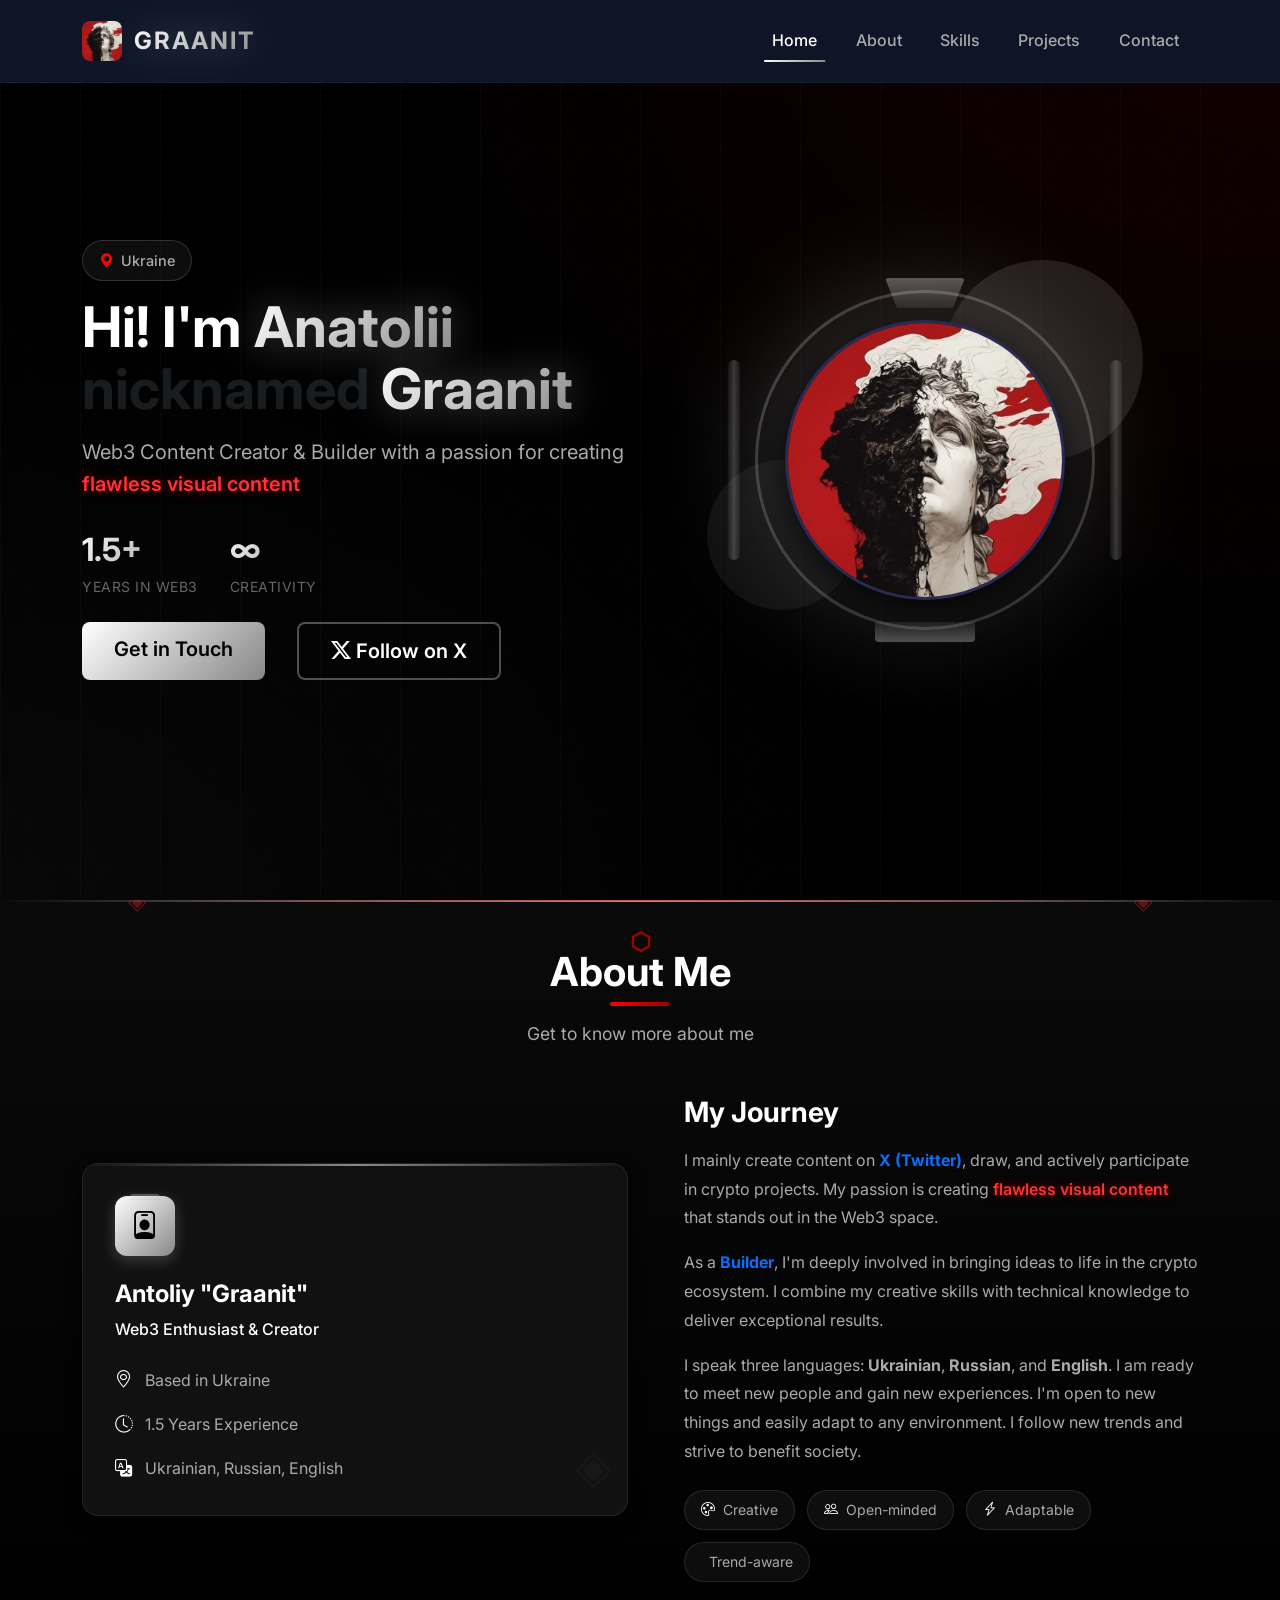
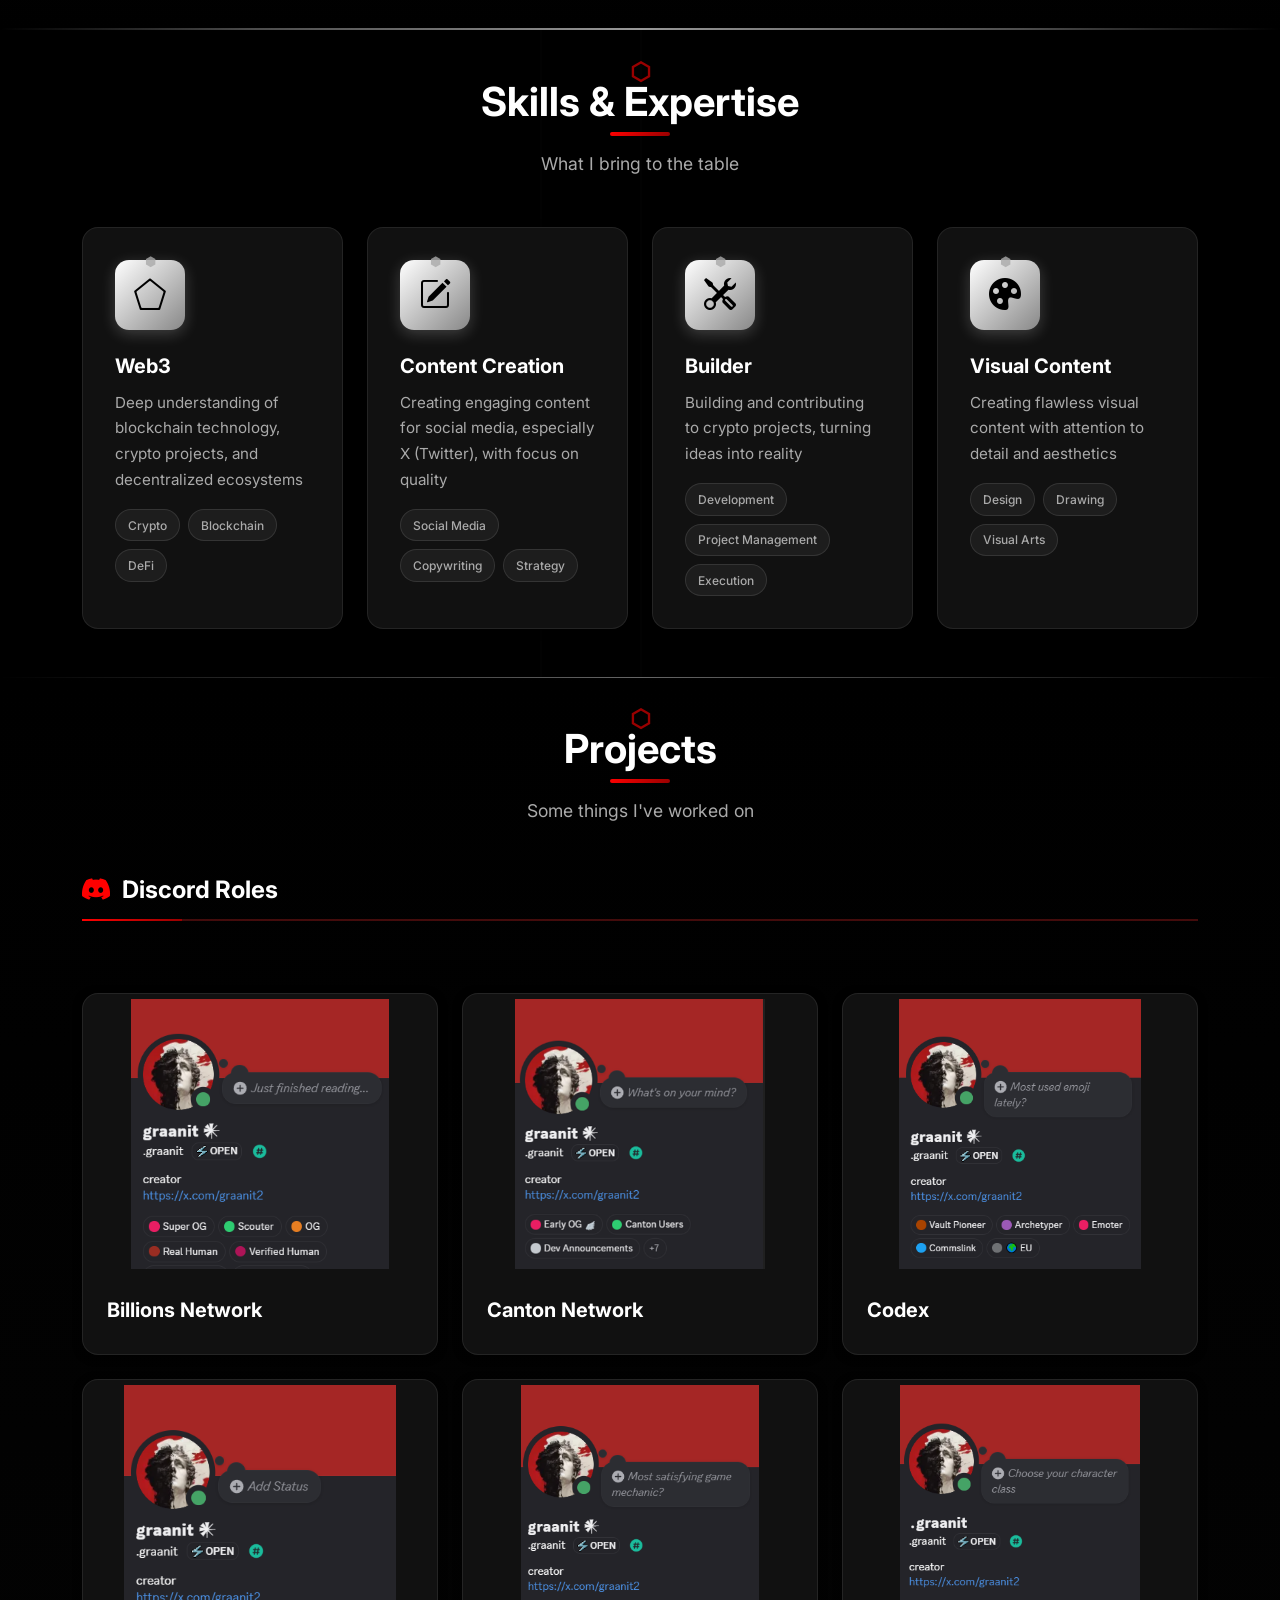
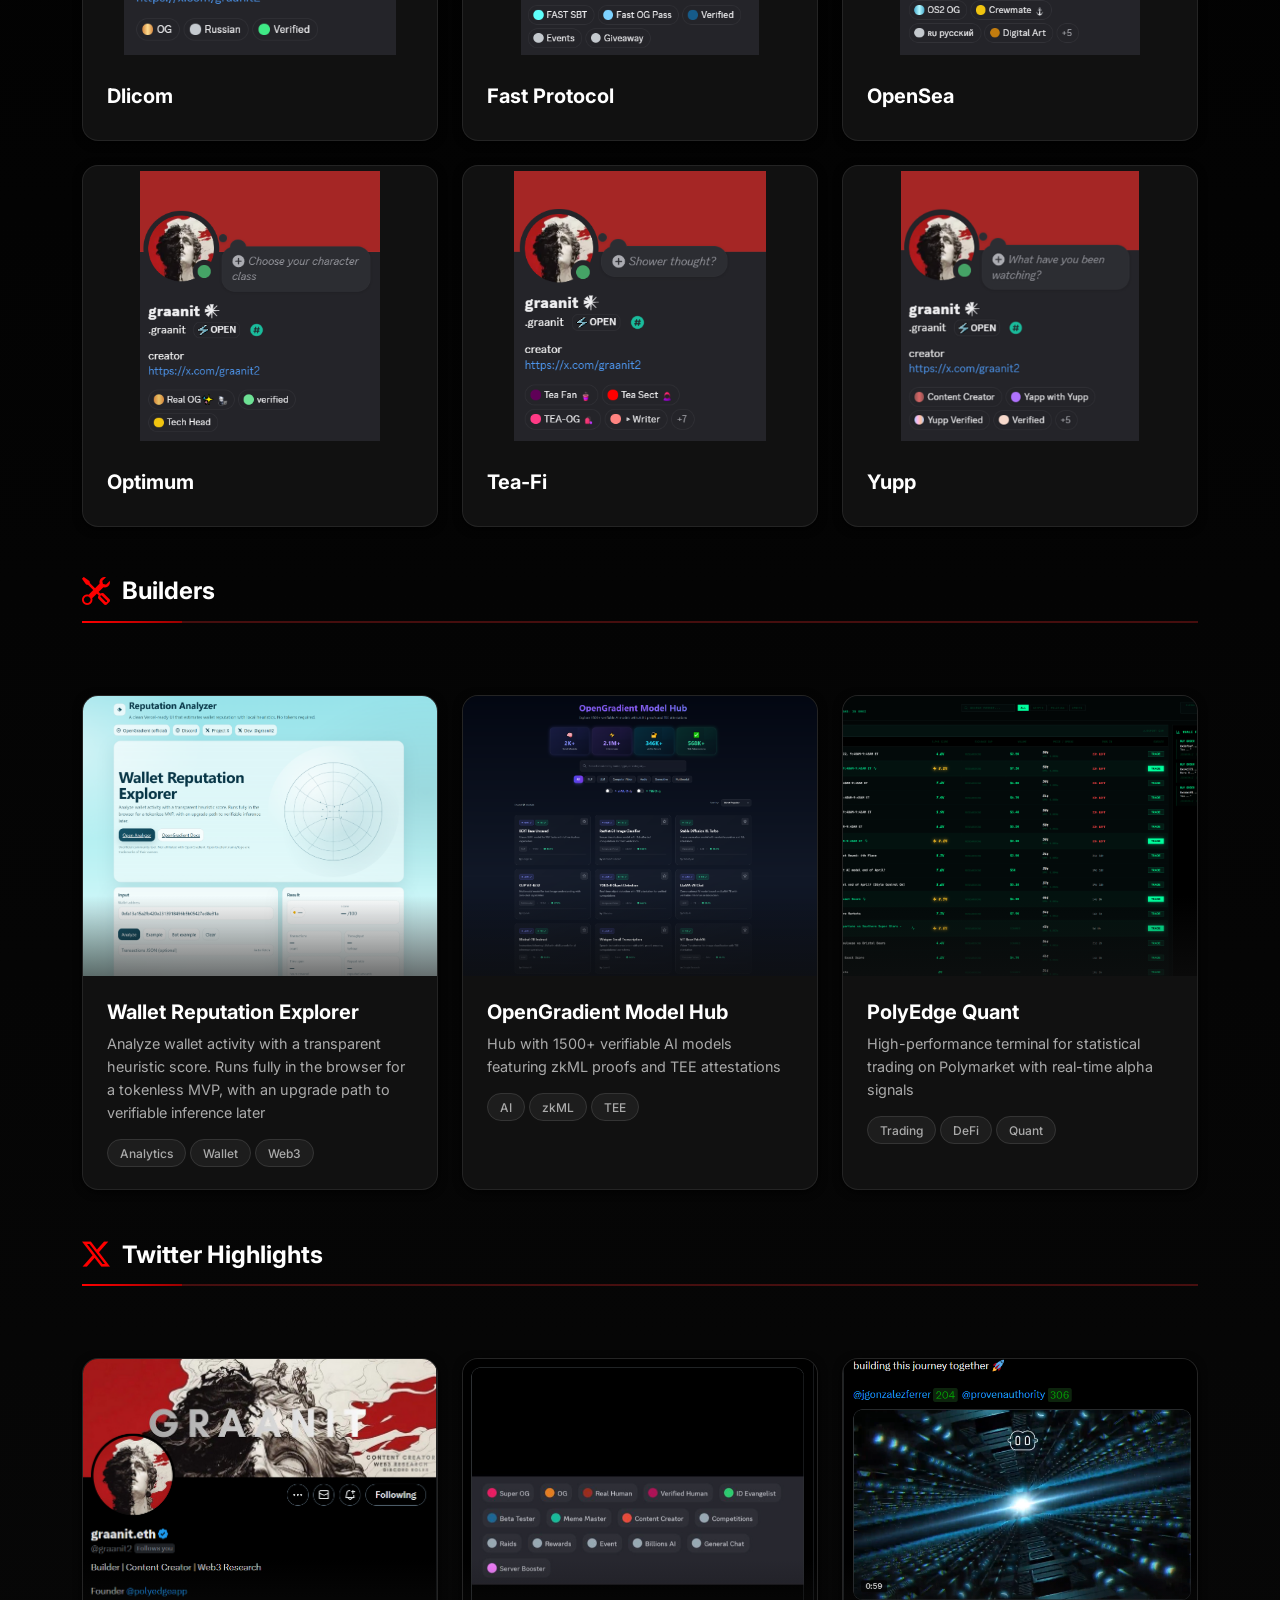
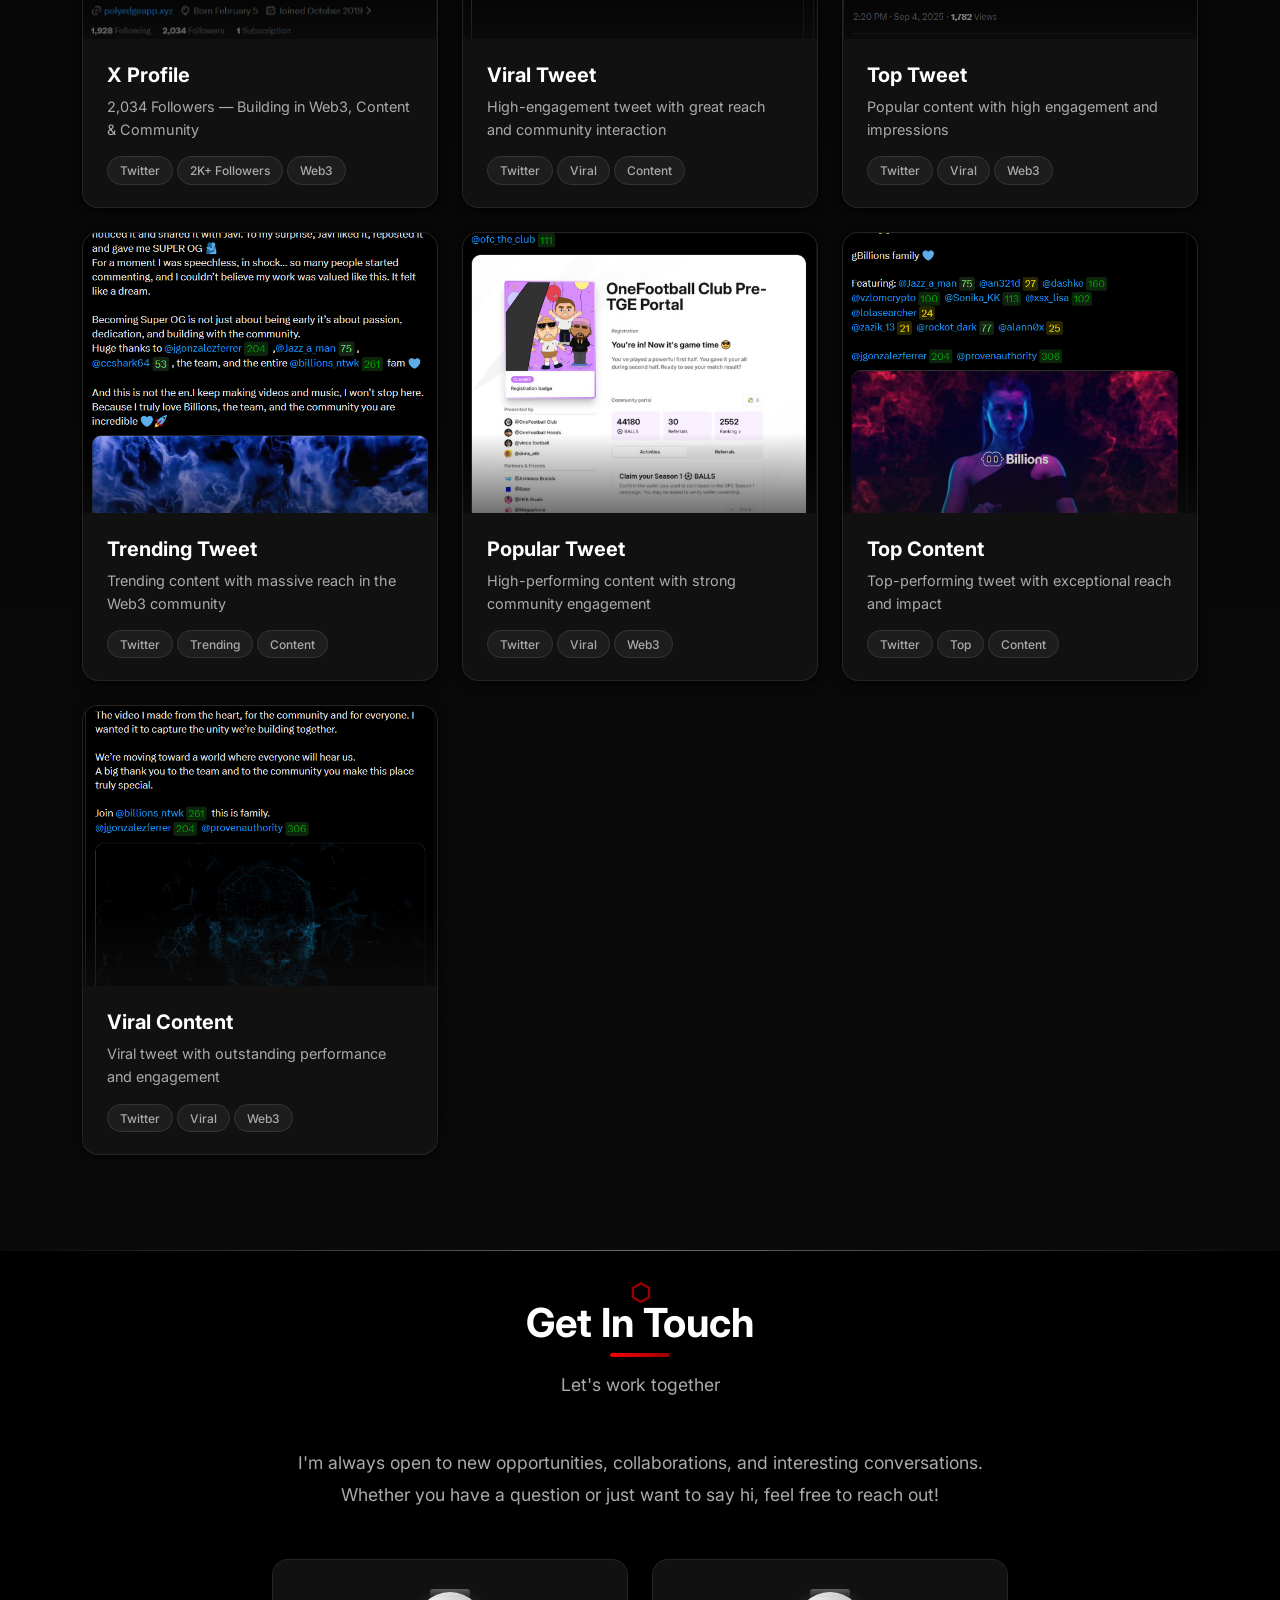
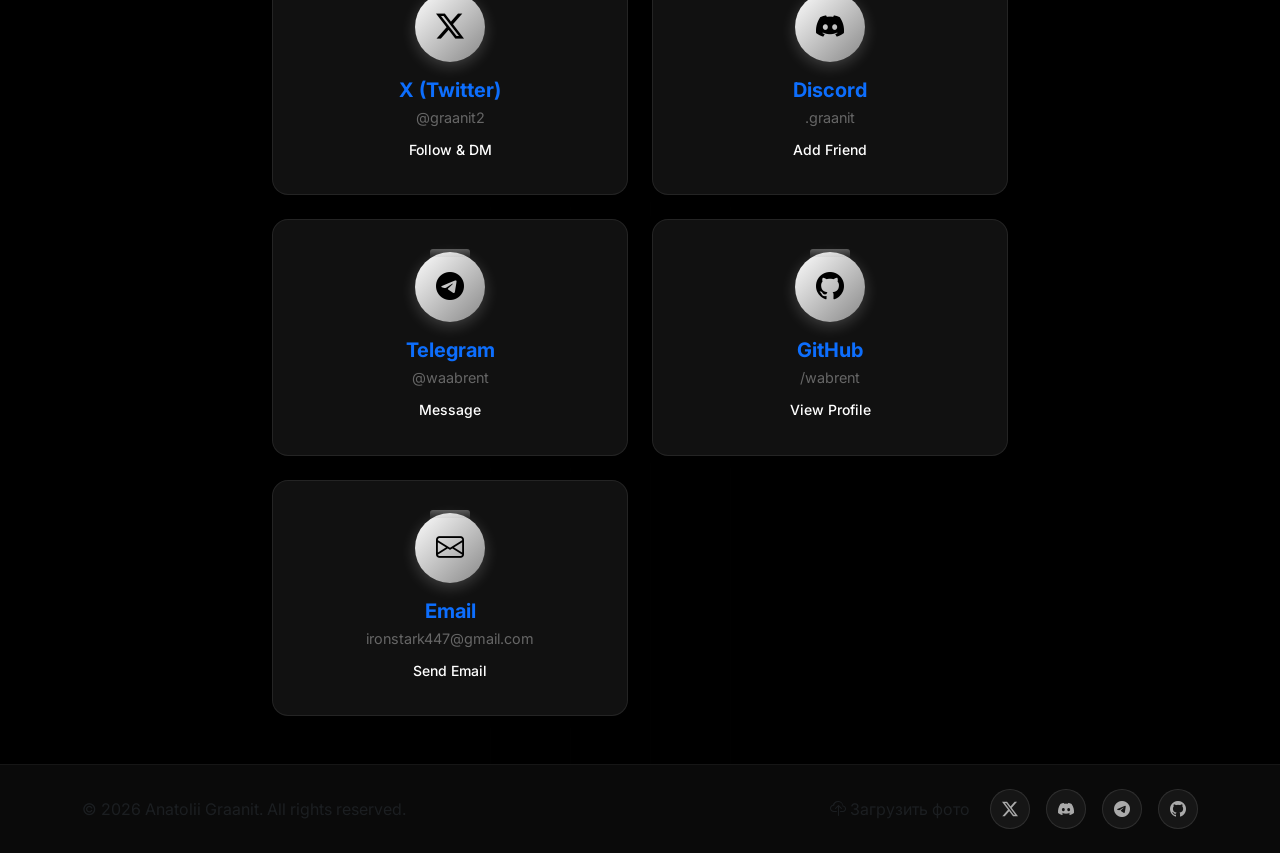
<file: index-backup.html>
<!DOCTYPE html>
<html lang="en">
<head>
    <meta charset="UTF-8">
    <meta name="viewport" content="width=device-width, initial-scale=1.0">
    <meta name="description" content="Anatolii (Graanit) - Web3 Content Creator & Builder from Ukraine">
    <meta name="keywords" content="Web3, Content Creator, Builder, Ukraine, Crypto, Visual Content">
    <meta name="author" content="Anatolii Graanit">
    
    <!-- Open Graph / Social Media -->
    <meta property="og:type" content="website">
    <meta property="og:title" content="Anatolii Graanit | Web3 Content Creator & Builder">
    <meta property="og:description" content="1.5 years of experience in Web3, content creation and building. Passionate about flawless visual content.">
    
    <title>Anatolii Graanit | Web3 Content Creator & Builder</title>
    
    <!-- Favicon -->
    <link rel="icon" type="image/jpeg" href="images/logo.jpg">
    <link rel="shortcut icon" type="image/jpeg" href="images/logo.jpg">
    
    <!-- Bootstrap CSS -->
    <link href="https://cdn.jsdelivr.net/npm/bootstrap@5.3.2/dist/css/bootstrap.min.css" rel="stylesheet">
    <!-- Bootstrap Icons -->
    <link href="https://cdn.jsdelivr.net/npm/bootstrap-icons@1.11.1/font/bootstrap-icons.css" rel="stylesheet">
    <!-- Google Fonts -->
    <link href="https://fonts.googleapis.com/css2?family=Inter:wght@300;400;500;600;700;800&display=swap" rel="stylesheet">
    <!-- Custom CSS -->
    <link rel="stylesheet" href="css/style.css">
</head>
<body>
    <!-- Navigation -->
    <nav class="navbar navbar-expand-lg navbar-dark fixed-top" id="mainNav">
        <div class="container">
            <a class="navbar-brand fw-bold" href="#home">
                <img src="images/logo.jpg" alt="GRAANIT" class="navbar-logo">
                <span class="gradient-text">GRAANIT</span>
            </a>
            <button class="navbar-toggler" type="button" data-bs-toggle="collapse" data-bs-target="#navbarNav">
                <span class="navbar-toggler-icon"></span>
            </button>
            <div class="collapse navbar-collapse" id="navbarNav">
                <ul class="navbar-nav ms-auto">
                    <li class="nav-item">
                        <a class="nav-link" href="#home">Home</a>
                    </li>
                    <li class="nav-item">
                        <a class="nav-link" href="#about">About</a>
                    </li>
                    <li class="nav-item">
                        <a class="nav-link" href="#skills">Skills</a>
                    </li>
                    <li class="nav-item">
                        <a class="nav-link" href="#projects">Projects</a>
                    </li>
                    <li class="nav-item">
                        <a class="nav-link" href="#contact">Contact</a>
                    </li>
                </ul>
            </div>
        </div>
    </nav>

    <!-- Hero Section -->
    <section id="home" class="hero-section d-flex align-items-center">
        <div class="container">
            <div class="row align-items-center">
                <div class="col-lg-6 hero-content">
                    <div class="hero-badge mb-3">
                        <i class="bi bi-geo-alt-fill"></i> Ukraine
                    </div>
                    <h1 class="hero-title mb-3">
                        Hi! I'm <span class="gradient-text">Anatolii</span><br>
                        <span class="text-muted">nicknamed </span><span class="gradient-text fw-bold">Graanit</span>
                    </h1>
                    <p class="hero-lead mb-4">
                        Web3 Content Creator & Builder with a passion for creating 
                        <span class="highlight">flawless visual content</span>
                    </p>
                    <div class="hero-stats mb-4">
                        <div class="stat-item">
                            <span class="stat-number">1.5+</span>
                            <span class="stat-label">Years in Web3</span>
                        </div>
                        <div class="stat-item">
                            <span class="stat-number">∞</span>
                            <span class="stat-label">Creativity</span>
                        </div>
                    </div>
                    <div class="hero-cta">
                        <a href="#contact" class="btn btn-primary btn-lg me-3">Get in Touch</a>
                        <a href="https://x.com/graanit2" target="_blank" rel="noopener" class="btn btn-outline-danger btn-lg">
                            <i class="bi bi-twitter-x"></i> Follow on X
                        </a>
                    </div>
                </div>
                <div class="col-lg-6 hero-visual">
                    <div class="hero-image-container">
                        <div class="floating-shapes">
                            <div class="shape shape-1"></div>
                            <div class="shape shape-2"></div>
                            <div class="shape shape-3"></div>
                        </div>
                        <div class="avatar-container">
                            <div class="architectural-frame">
                                <div class="architectural-column left"></div>
                                <div class="architectural-column right"></div>
                            </div>
                            <div class="avatar-glow"></div>
                            <div class="avatar">
                                <img src="images/logo.jpg" alt="Anatolii Graanit" class="avatar-image">
                            </div>
                        </div>
                    </div>
                </div>
            </div>
        </div>
    </section>

    <!-- About Section -->
    <section id="about" class="about-section py-5">
        <div class="architectural-divider"></div>
        <div class="container">
            <div class="row">
                <div class="col-lg-12">
                    <div class="section-header text-center mb-5">
                        <h2 class="section-title">About Me</h2>
                        <p class="section-subtitle">Get to know more about me</p>
                    </div>
                </div>
            </div>
            <div class="row align-items-center">
                <div class="col-lg-6 mb-4 mb-lg-0">
                    <div class="about-image">
                        <div class="about-card">
                            <div class="about-card-header">
                                <i class="bi bi-person-badge"></i>
                            </div>
                            <h3 class="about-card-title">Antoliy "Graanit"</h3>
                            <p class="about-card-subtitle">Web3 Enthusiast & Creator</p>
                            <div class="about-info-list">
                                <div class="info-item">
                                    <i class="bi bi-geo-alt"></i>
                                    <span>Based in Ukraine</span>
                                </div>
                                <div class="info-item">
                                    <i class="bi bi-clock-history"></i>
                                    <span>1.5 Years Experience</span>
                                </div>
                                <div class="info-item">
                                    <i class="bi bi-translate"></i>
                                    <span>Ukrainian, Russian, English</span>
                                </div>
                            </div>
                        </div>
                    </div>
                </div>
                <div class="col-lg-6">
                    <div class="about-content">
                        <h3 class="about-heading mb-3">My Journey</h3>
                        <p class="about-text">
                            I mainly create content on <strong class="text-primary">X (Twitter)</strong>, draw, and actively 
                            participate in crypto projects. My passion is creating <strong class="highlight">flawless visual content</strong> 
                            that stands out in the Web3 space.
                        </p>
                        <p class="about-text">
                            As a <strong class="text-primary">Builder</strong>, I'm deeply involved in bringing ideas to life 
                            in the crypto ecosystem. I combine my creative skills with technical knowledge to deliver 
                            exceptional results.
                        </p>
                        <p class="about-text">
                            I speak three languages: <strong>Ukrainian</strong>, <strong>Russian</strong>, and <strong>English</strong>. 
                            I am ready to meet new people and gain new experiences. I'm open to new things and easily adapt 
                            to any environment. I follow new trends and strive to benefit society.
                        </p>
                        <div class="about-traits mt-4">
                            <div class="trait-badge">
                                <i class="bi bi-palette"></i> Creative
                            </div>
                            <div class="trait-badge">
                                <i class="bi bi-people"></i> Open-minded
                            </div>
                            <div class="trait-badge">
                                <i class="bi bi-lightning-charge"></i> Adaptable
                            </div>
                            <div class="trait-badge">
                                <i class="bi bi-trend-up"></i> Trend-aware
                            </div>
                        </div>
                    </div>
                </div>
            </div>
        </div>
    </section>

    <!-- Skills Section -->
    <section id="skills" class="skills-section py-5">
        <div class="container">
            <div class="row">
                <div class="col-lg-12">
                    <div class="section-header text-center mb-5">
                        <h2 class="section-title">Skills & Expertise</h2>
                        <p class="section-subtitle">What I bring to the table</p>
                    </div>
                </div>
            </div>
            <div class="row g-4">
                <div class="col-md-6 col-lg-3">
                    <div class="skill-card">
                        <div class="skill-icon">
                            <i class="bi bi-pentagon"></i>
                        </div>
                        <h4 class="skill-title">Web3</h4>
                        <p class="skill-description">
                            Deep understanding of blockchain technology, crypto projects, and decentralized ecosystems
                        </p>
                        <div class="skill-tags">
                            <span class="tag">Crypto</span>
                            <span class="tag">Blockchain</span>
                            <span class="tag">DeFi</span>
                        </div>
                    </div>
                </div>
                <div class="col-md-6 col-lg-3">
                    <div class="skill-card">
                        <div class="skill-icon">
                            <i class="bi bi-pencil-square"></i>
                        </div>
                        <h4 class="skill-title">Content Creation</h4>
                        <p class="skill-description">
                            Creating engaging content for social media, especially X (Twitter), with focus on quality
                        </p>
                        <div class="skill-tags">
                            <span class="tag">Social Media</span>
                            <span class="tag">Copywriting</span>
                            <span class="tag">Strategy</span>
                        </div>
                    </div>
                </div>
                <div class="col-md-6 col-lg-3">
                    <div class="skill-card">
                        <div class="skill-icon">
                            <i class="bi bi-tools"></i>
                        </div>
                        <h4 class="skill-title">Builder</h4>
                        <p class="skill-description">
                            Building and contributing to crypto projects, turning ideas into reality
                        </p>
                        <div class="skill-tags">
                            <span class="tag">Development</span>
                            <span class="tag">Project Management</span>
                            <span class="tag">Execution</span>
                        </div>
                    </div>
                </div>
                <div class="col-md-6 col-lg-3">
                    <div class="skill-card">
                        <div class="skill-icon">
                            <i class="bi bi-palette-fill"></i>
                        </div>
                        <h4 class="skill-title">Visual Content</h4>
                        <p class="skill-description">
                            Creating flawless visual content with attention to detail and aesthetics
                        </p>
                        <div class="skill-tags">
                            <span class="tag">Design</span>
                            <span class="tag">Drawing</span>
                            <span class="tag">Visual Arts</span>
                        </div>
                    </div>
                </div>
            </div>
        </div>
    </section>

    <!-- Projects Section -->
    <section id="projects" class="projects-section py-5">
        <div class="container">
            <div class="row">
                <div class="col-lg-12">
                    <div class="section-header text-center mb-5">
                        <h2 class="section-title">Projects</h2>
                        <p class="section-subtitle">Some things I've worked on</p>
                    </div>
                </div>
            </div>
            
            <!-- Category 1: Discord Roles -->
            <div class="row mb-5">
                <div class="col-12">
                    <h3 class="category-title mb-4">
                        <i class="bi bi-discord"></i> Discord Roles
                    </h3>
                </div>
            </div>
            <div class="row g-4 mb-5">
                <div class="col-md-6 col-lg-4">
                    <div class="project-card">
                        <div class="project-image discord-role">
                            <img src="images/Billions Network.png" alt="Billions Network" class="project-image-src">
                        </div>
                        <div class="project-content">
                            <h4 class="project-title">Billions Network</h4>
                        </div>
                    </div>
                </div>
                <div class="col-md-6 col-lg-4">
                    <div class="project-card">
                        <div class="project-image discord-role">
                            <img src="images/Canton Network.png" alt="Canton Network" class="project-image-src">
                        </div>
                        <div class="project-content">
                            <h4 class="project-title">Canton Network</h4>
                        </div>
                    </div>
                </div>
                <div class="col-md-6 col-lg-4">
                    <div class="project-card">
                        <div class="project-image discord-role">
                            <img src="images/Codex.png" alt="Codex" class="project-image-src">
                        </div>
                        <div class="project-content">
                            <h4 class="project-title">Codex</h4>
                        </div>
                    </div>
                </div>
                <div class="col-md-6 col-lg-4">
                    <div class="project-card">
                        <div class="project-image discord-role">
                            <img src="images/Dlicom.png" alt="Dlicom" class="project-image-src">
                        </div>
                        <div class="project-content">
                            <h4 class="project-title">Dlicom</h4>
                        </div>
                    </div>
                </div>
                <div class="col-md-6 col-lg-4">
                    <div class="project-card">
                        <div class="project-image discord-role">
                            <img src="images/Fast Protocol.png" alt="Fast Protocol" class="project-image-src">
                        </div>
                        <div class="project-content">
                            <h4 class="project-title">Fast Protocol</h4>
                        </div>
                    </div>
                </div>
                <div class="col-md-6 col-lg-4">
                    <div class="project-card">
                        <div class="project-image discord-role">
                            <img src="images/OpenSea.png" alt="OpenSea" class="project-image-src">
                        </div>
                        <div class="project-content">
                            <h4 class="project-title">OpenSea</h4>
                        </div>
                    </div>
                </div>
                <div class="col-md-6 col-lg-4">
                    <div class="project-card">
                        <div class="project-image discord-role">
                            <img src="images/Optimum.png" alt="Optimum" class="project-image-src">
                        </div>
                        <div class="project-content">
                            <h4 class="project-title">Optimum</h4>
                        </div>
                    </div>
                </div>
                <div class="col-md-6 col-lg-4">
                    <div class="project-card">
                        <div class="project-image discord-role">
                            <img src="images/Tea -Fi.png" alt="Tea-Fi" class="project-image-src">
                        </div>
                        <div class="project-content">
                            <h4 class="project-title">Tea-Fi</h4>
                        </div>
                    </div>
                </div>
                <div class="col-md-6 col-lg-4">
                    <div class="project-card">
                        <div class="project-image discord-role">
                            <img src="images/Yupp.png" alt="Yupp" class="project-image-src">
                        </div>
                        <div class="project-content">
                            <h4 class="project-title">Yupp</h4>
                        </div>
                    </div>
                </div>
            </div>
            
            <!-- Category 2: Builders - My Projects -->
            <div class="row mb-5">
                <div class="col-12">
                    <h3 class="category-title mb-4">
                        <i class="bi bi-tools"></i> Builders
                    </h3>
                </div>
            </div>
            <div class="row g-4 mb-5">
                <div class="col-md-6 col-lg-4">
                    <div class="project-card">
                        <div class="project-image">
                            <img src="images/httpsopen-gradient-blue.vercel.app.png" alt="Wallet Reputation Explorer" class="project-image-src">
                            <div class="project-overlay">
                                <a href="https://open-gradient-blue.vercel.app" target="_blank" rel="noopener" class="btn btn-light btn-sm">
                                    <i class="bi bi-box-arrow-up-right"></i> Visit Project
                                </a>
                            </div>
                        </div>
                        <div class="project-content">
                            <h4 class="project-title">Wallet Reputation Explorer</h4>
                            <p class="project-description">
                                Analyze wallet activity with a transparent heuristic score. Runs fully in the browser for a tokenless MVP, with an upgrade path to verifiable inference later
                            </p>
                            <div class="project-tags">
                                <span class="tag">Analytics</span>
                                <span class="tag">Wallet</span>
                                <span class="tag">Web3</span>
                            </div>
                        </div>
                    </div>
                </div>
                <div class="col-md-6 col-lg-4">
                    <div class="project-card">
                        <div class="project-image">
                            <img src="images/httpsopen-gradient-model-hub.vercel.app.png" alt="OpenGradient Model Hub" class="project-image-src">
                            <div class="project-overlay">
                                <a href="https://open-gradient-model-hub.vercel.app" target="_blank" rel="noopener" class="btn btn-light btn-sm">
                                    <i class="bi bi-box-arrow-up-right"></i> Visit Project
                                </a>
                            </div>
                        </div>
                        <div class="project-content">
                            <h4 class="project-title">OpenGradient Model Hub</h4>
                            <p class="project-description">
                                Hub with 1500+ verifiable AI models featuring zkML proofs and TEE attestations
                            </p>
                            <div class="project-tags">
                                <span class="tag">AI</span>
                                <span class="tag">zkML</span>
                                <span class="tag">TEE</span>
                            </div>
                        </div>
                    </div>
                </div>
                <div class="col-md-6 col-lg-4">
                    <div class="project-card">
                        <div class="project-image">
                            <img src="images/polyedgeapp.xyz.png" alt="PolyEdge Quant" class="project-image-src">
                            <div class="project-overlay">
                                <a href="https://polyedgeapp.xyz" target="_blank" rel="noopener" class="btn btn-light btn-sm">
                                    <i class="bi bi-box-arrow-up-right"></i> Visit Project
                                </a>
                            </div>
                        </div>
                        <div class="project-content">
                            <h4 class="project-title">PolyEdge Quant</h4>
                            <p class="project-description">
                                High-performance terminal for statistical trading on Polymarket with real-time alpha signals
                            </p>
                            <div class="project-tags">
                                <span class="tag">Trading</span>
                                <span class="tag">DeFi</span>
                                <span class="tag">Quant</span>
                            </div>
                        </div>
                    </div>
                </div>
            </div>
            
            <!-- Category 3: Twitter Highlights -->
            <div class="row mb-5">
                <div class="col-12">
                    <h3 class="category-title mb-4">
                        <i class="bi bi-twitter-x"></i> Twitter Highlights
                    </h3>
                </div>
            </div>
            <div class="row g-4 mb-5">
                <div class="col-md-6 col-lg-4">
                    <div class="project-card">
                        <div class="project-image">
                            <img src="images/X.png" alt="X Profile" class="project-image-src">
                            <div class="project-overlay">
                                <a href="https://x.com/graanit2" target="_blank" rel="noopener" class="btn btn-light btn-sm">
                                    <i class="bi bi-box-arrow-up-right"></i> Follow
                                </a>
                            </div>
                        </div>
                        <div class="project-content">
                            <h4 class="project-title">X Profile</h4>
                            <p class="project-description">
                                2,034 Followers — Building in Web3, Content & Community
                            </p>
                            <div class="project-tags">
                                <span class="tag">Twitter</span>
                                <span class="tag">2K+ Followers</span>
                                <span class="tag">Web3</span>
                            </div>
                        </div>
                    </div>
                </div>
                <div class="col-md-6 col-lg-4">
                    <div class="project-card">
                        <div class="project-image">
                            <img src="images/x.com graanit2 status 1961175773177401417.png" alt="Viral Tweet" class="project-image-src">
                            <div class="project-overlay">
                                <a href="https://x.com/graanit2/status/1961175773177401417" target="_blank" rel="noopener" class="btn btn-light btn-sm">
                                    <i class="bi bi-box-arrow-up-right"></i> View Tweet
                                </a>
                            </div>
                        </div>
                        <div class="project-content">
                            <h4 class="project-title">Viral Tweet</h4>
                            <p class="project-description">
                                High-engagement tweet with great reach and community interaction
                            </p>
                            <div class="project-tags">
                                <span class="tag">Twitter</span>
                                <span class="tag">Viral</span>
                                <span class="tag">Content</span>
                            </div>
                        </div>
                    </div>
                </div>
                <div class="col-md-6 col-lg-4">
                    <div class="project-card">
                        <div class="project-image">
                            <img src="images/x.com graanit2 status 1963562864867779036.png" alt="Top Tweet" class="project-image-src">
                            <div class="project-overlay">
                                <a href="https://x.com/graanit2/status/1963562864867779036" target="_blank" rel="noopener" class="btn btn-light btn-sm">
                                    <i class="bi bi-box-arrow-up-right"></i> View Tweet
                                </a>
                            </div>
                        </div>
                        <div class="project-content">
                            <h4 class="project-title">Top Tweet</h4>
                            <p class="project-description">
                                Popular content with high engagement and impressions
                            </p>
                            <div class="project-tags">
                                <span class="tag">Twitter</span>
                                <span class="tag">Viral</span>
                                <span class="tag">Web3</span>
                            </div>
                        </div>
                    </div>
                </div>
                <div class="col-md-6 col-lg-4">
                    <div class="project-card">
                        <div class="project-image">
                            <img src="images/x.com graanit2 status 1963927348908003747.png" alt="Trending Tweet" class="project-image-src">
                            <div class="project-overlay">
                                <a href="https://x.com/graanit2/status/1963927348908003747" target="_blank" rel="noopener" class="btn btn-light btn-sm">
                                    <i class="bi bi-box-arrow-up-right"></i> View Tweet
                                </a>
                            </div>
                        </div>
                        <div class="project-content">
                            <h4 class="project-title">Trending Tweet</h4>
                            <p class="project-description">
                                Trending content with massive reach in the Web3 community
                            </p>
                            <div class="project-tags">
                                <span class="tag">Twitter</span>
                                <span class="tag">Trending</span>
                                <span class="tag">Content</span>
                            </div>
                        </div>
                    </div>
                </div>
                <div class="col-md-6 col-lg-4">
                    <div class="project-card">
                        <div class="project-image">
                            <img src="images/x.com graanit2 status 1967871294017544702.png" alt="Popular Tweet" class="project-image-src">
                            <div class="project-overlay">
                                <a href="https://x.com/graanit2/status/1967871294017544702" target="_blank" rel="noopener" class="btn btn-light btn-sm">
                                    <i class="bi bi-box-arrow-up-right"></i> View Tweet
                                </a>
                            </div>
                        </div>
                        <div class="project-content">
                            <h4 class="project-title">Popular Tweet</h4>
                            <p class="project-description">
                                High-performing content with strong community engagement
                            </p>
                            <div class="project-tags">
                                <span class="tag">Twitter</span>
                                <span class="tag">Viral</span>
                                <span class="tag">Web3</span>
                            </div>
                        </div>
                    </div>
                </div>
                <div class="col-md-6 col-lg-4">
                    <div class="project-card">
                        <div class="project-image">
                            <img src="images/x.com graanit2 status 1974794373951889644.png" alt="Top Content" class="project-image-src">
                            <div class="project-overlay">
                                <a href="https://x.com/graanit2/status/1974794373951889644" target="_blank" rel="noopener" class="btn btn-light btn-sm">
                                    <i class="bi bi-box-arrow-up-right"></i> View Tweet
                                </a>
                            </div>
                        </div>
                        <div class="project-content">
                            <h4 class="project-title">Top Content</h4>
                            <p class="project-description">
                                Top-performing tweet with exceptional reach and impact
                            </p>
                            <div class="project-tags">
                                <span class="tag">Twitter</span>
                                <span class="tag">Top</span>
                                <span class="tag">Content</span>
                            </div>
                        </div>
                    </div>
                </div>
                <div class="col-md-6 col-lg-4">
                    <div class="project-card">
                        <div class="project-image">
                            <img src="images/httpsx.comgraanit2status1959950028761346392.png" alt="Viral Content" class="project-image-src">
                            <div class="project-overlay">
                                <a href="https://x.com/graanit2/status/1959950028761346392" target="_blank" rel="noopener" class="btn btn-light btn-sm">
                                    <i class="bi bi-box-arrow-up-right"></i> View Tweet
                                </a>
                            </div>
                        </div>
                        <div class="project-content">
                            <h4 class="project-title">Viral Content</h4>
                            <p class="project-description">
                                Viral tweet with outstanding performance and engagement
                            </p>
                            <div class="project-tags">
                                <span class="tag">Twitter</span>
                                <span class="tag">Viral</span>
                                <span class="tag">Web3</span>
                            </div>
                        </div>
                    </div>
                </div>
            </div>
        </div>
    </section>

    <!-- Contact Section -->
    <section id="contact" class="contact-section py-5">
        <div class="container">
            <div class="row">
                <div class="col-lg-12">
                    <div class="section-header text-center mb-5">
                        <h2 class="section-title">Get In Touch</h2>
                        <p class="section-subtitle">Let's work together</p>
                    </div>
                </div>
            </div>
            <div class="row justify-content-center">
                <div class="col-lg-8">
                    <div class="contact-content text-center">
                        <p class="contact-text mb-5">
                            I'm always open to new opportunities, collaborations, and interesting conversations. 
                            Whether you have a question or just want to say hi, feel free to reach out!
                        </p>
                        <div class="contact-links">
                            <a href="https://x.com/graanit2" target="_blank" rel="noopener" class="contact-link-card">
                                <div class="contact-icon">
                                    <i class="bi bi-twitter-x"></i>
                                </div>
                                <h4>X (Twitter)</h4>
                                <p>@graanit2</p>
                                <span class="link-text">Follow & DM</span>
                            </a>
                            <a href="https://discord.com/users/.graanit" target="_blank" rel="noopener" class="contact-link-card">
                                <div class="contact-icon">
                                    <i class="bi bi-discord"></i>
                                </div>
                                <h4>Discord</h4>
                                <p>.graanit</p>
                                <span class="link-text">Add Friend</span>
                            </a>
                            <a href="https://t.me/waabrent" target="_blank" rel="noopener" class="contact-link-card">
                                <div class="contact-icon">
                                    <i class="bi bi-telegram"></i>
                                </div>
                                <h4>Telegram</h4>
                                <p>@waabrent</p>
                                <span class="link-text">Message</span>
                            </a>
                            <a href="https://github.com/wabrent" target="_blank" rel="noopener" class="contact-link-card">
                                <div class="contact-icon">
                                    <i class="bi bi-github"></i>
                                </div>
                                <h4>GitHub</h4>
                                <p>/wabrent</p>
                                <span class="link-text">View Profile</span>
                            </a>
                            <a href="mailto:ironstark447@gmail.com" class="contact-link-card">
                                <div class="contact-icon">
                                    <i class="bi bi-envelope"></i>
                                </div>
                                <h4>Email</h4>
                                <p>ironstark447@gmail.com</p>
                                <span class="link-text">Send Email</span>
                            </a>
                        </div>
                    </div>
                </div>
            </div>
        </div>
    </section>

    <!-- Footer -->
    <footer class="footer py-4">
        <div class="container">
            <div class="row align-items-center">
                <div class="col-md-6 text-center text-md-start">
                    <p class="mb-0 text-muted">
                        &copy; 2026 Anatolii Graanit. All rights reserved.
                    </p>
                </div>
                <div class="col-md-6 text-center text-md-end">
                    <a href="upload.html" class="text-muted text-decoration-none me-3" title="Загрузить скриншоты">
                        <i class="bi bi-cloud-upload"></i> Загрузить фото
                    </a>
                    <div class="social-links d-inline-flex">
                        <a href="https://x.com/graanit2" target="_blank" rel="noopener" class="social-link">
                            <i class="bi bi-twitter-x"></i>
                        </a>
                        <a href="https://discord.com/users/.graanit" target="_blank" rel="noopener" class="social-link">
                            <i class="bi bi-discord"></i>
                        </a>
                        <a href="https://t.me/waabrent" target="_blank" rel="noopener" class="social-link">
                            <i class="bi bi-telegram"></i>
                        </a>
                        <a href="https://github.com/wabrent" target="_blank" rel="noopener" class="social-link">
                            <i class="bi bi-github"></i>
                        </a>
                    </div>
                </div>
            </div>
        </div>
    </footer>

    <!-- Scroll to Top Button -->
    <button id="scrollTop" class="scroll-top" aria-label="Scroll to top">
        <i class="bi bi-chevron-up"></i>
    </button>

    <!-- Bootstrap JS -->
    <script src="https://cdn.jsdelivr.net/npm/bootstrap@5.3.2/dist/js/bootstrap.bundle.min.js"></script>
    <!-- Custom JS -->
    <script src="js/main.js"></script>
</body>
</html>
</file>
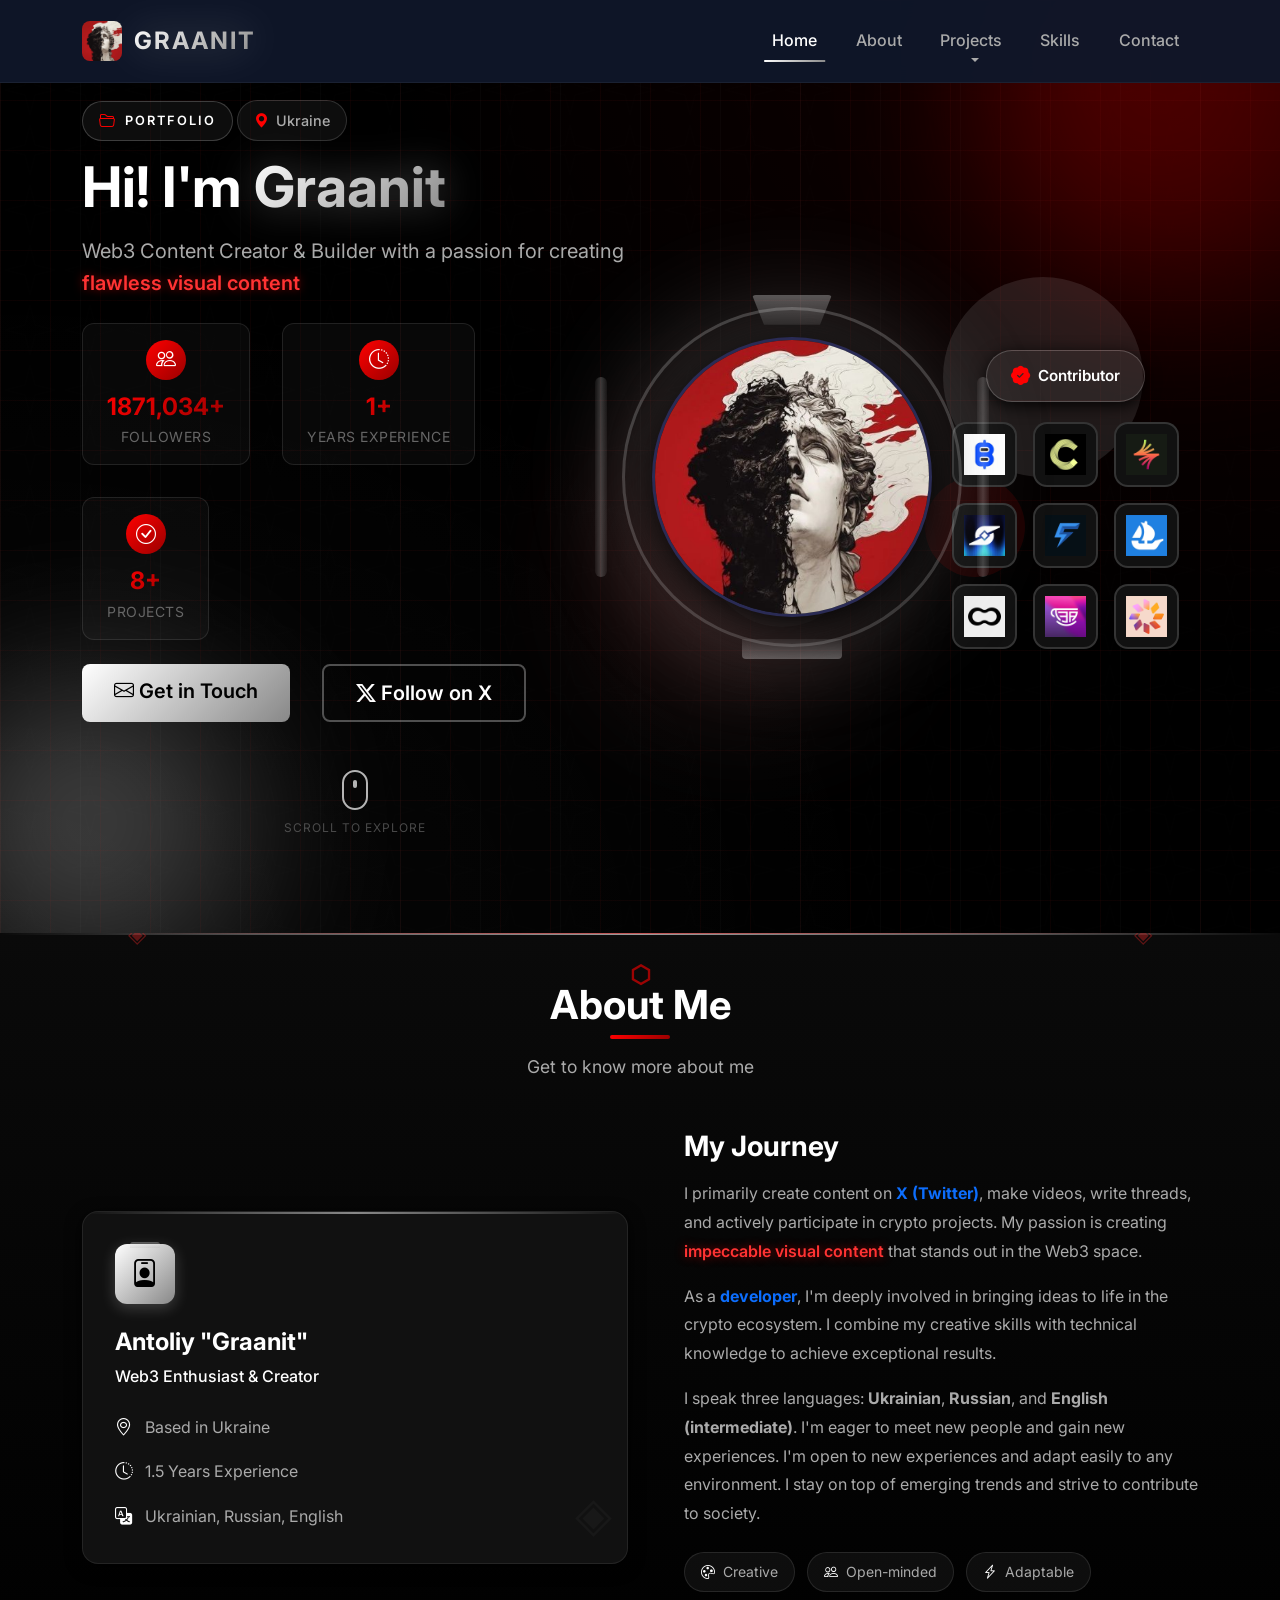
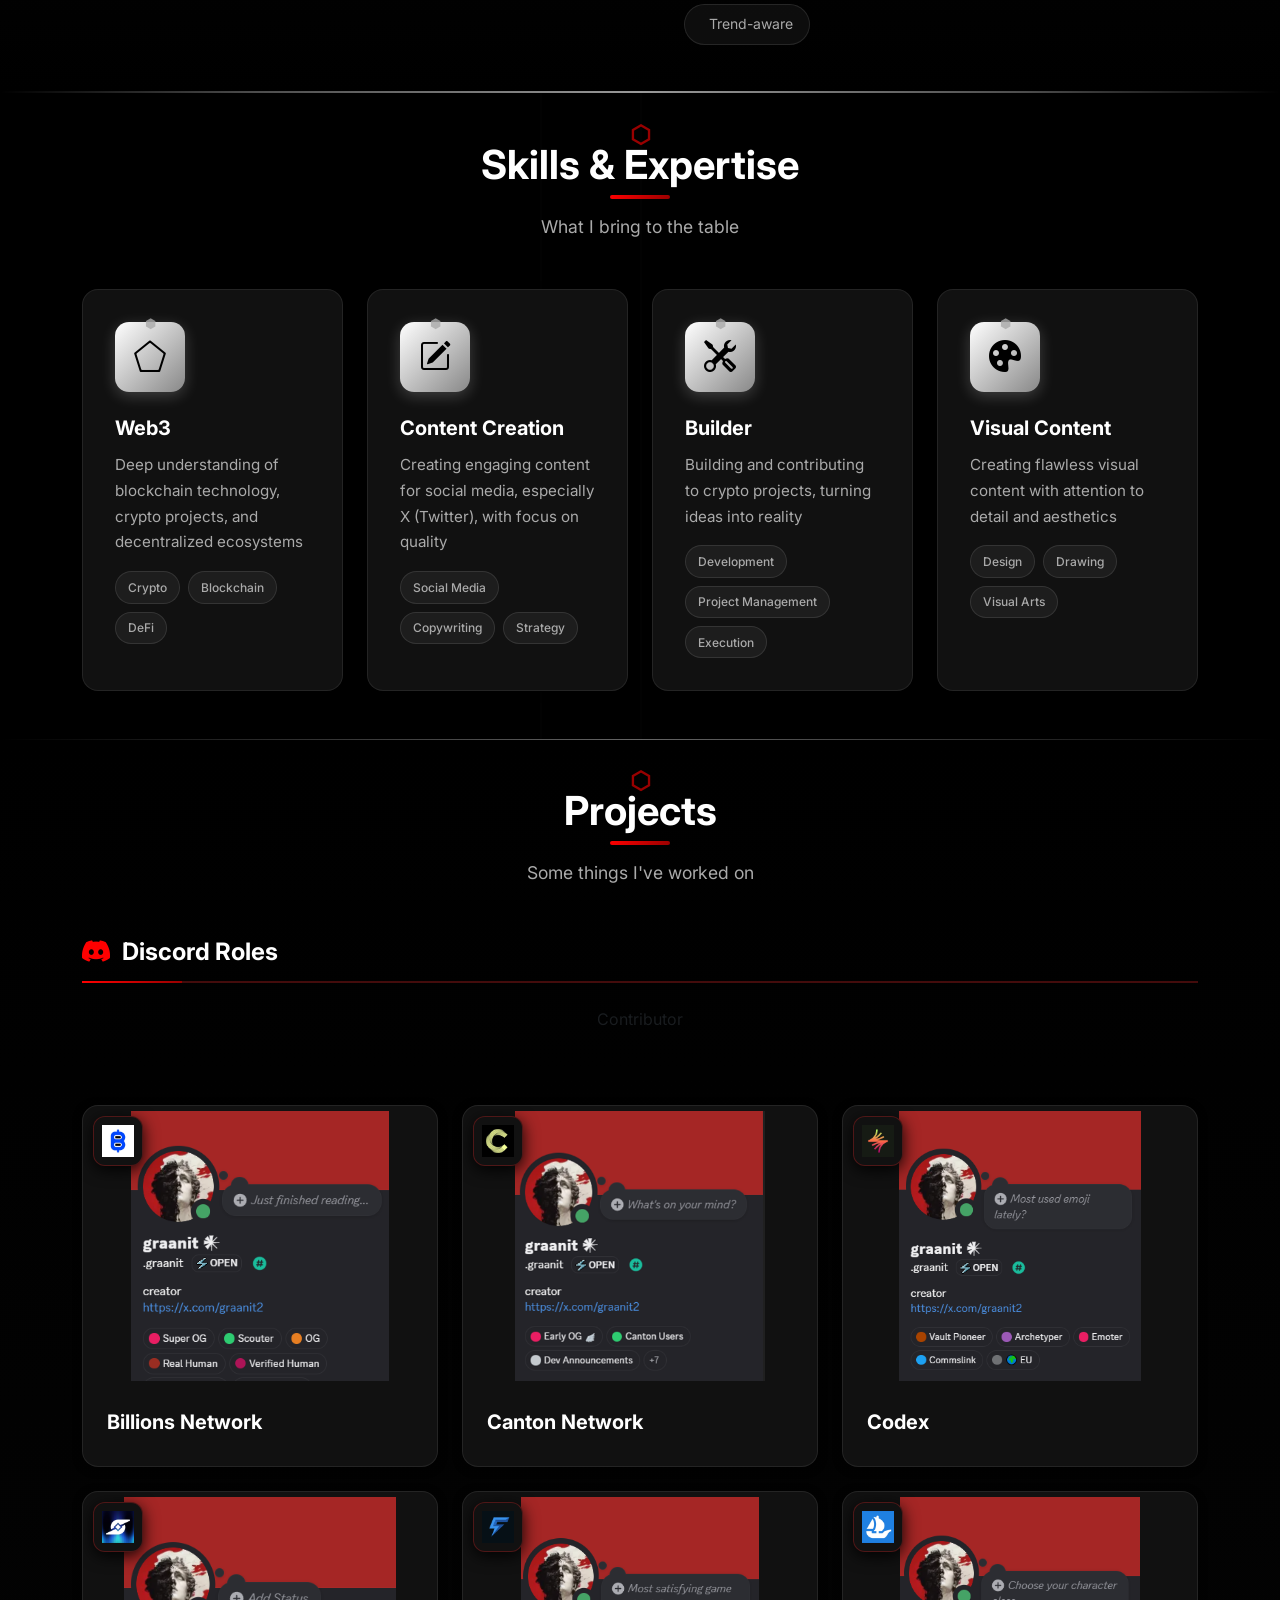
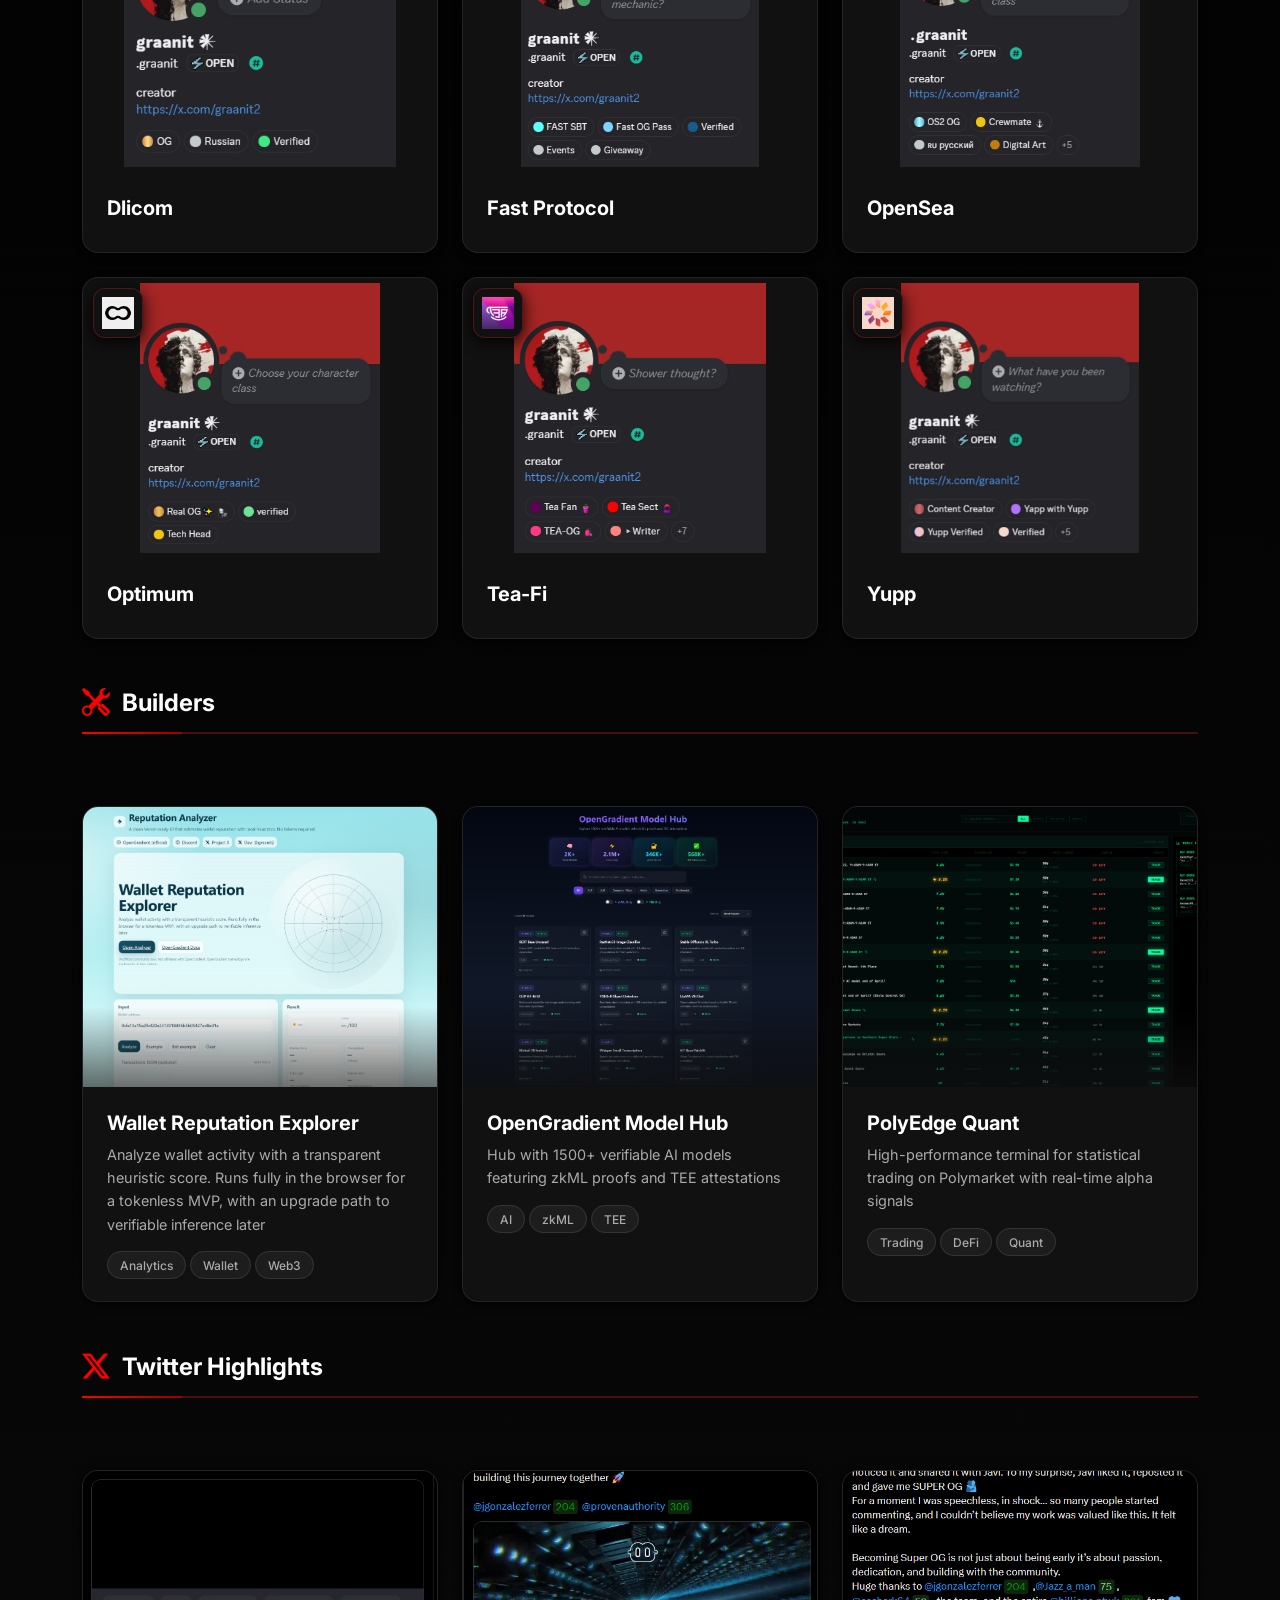
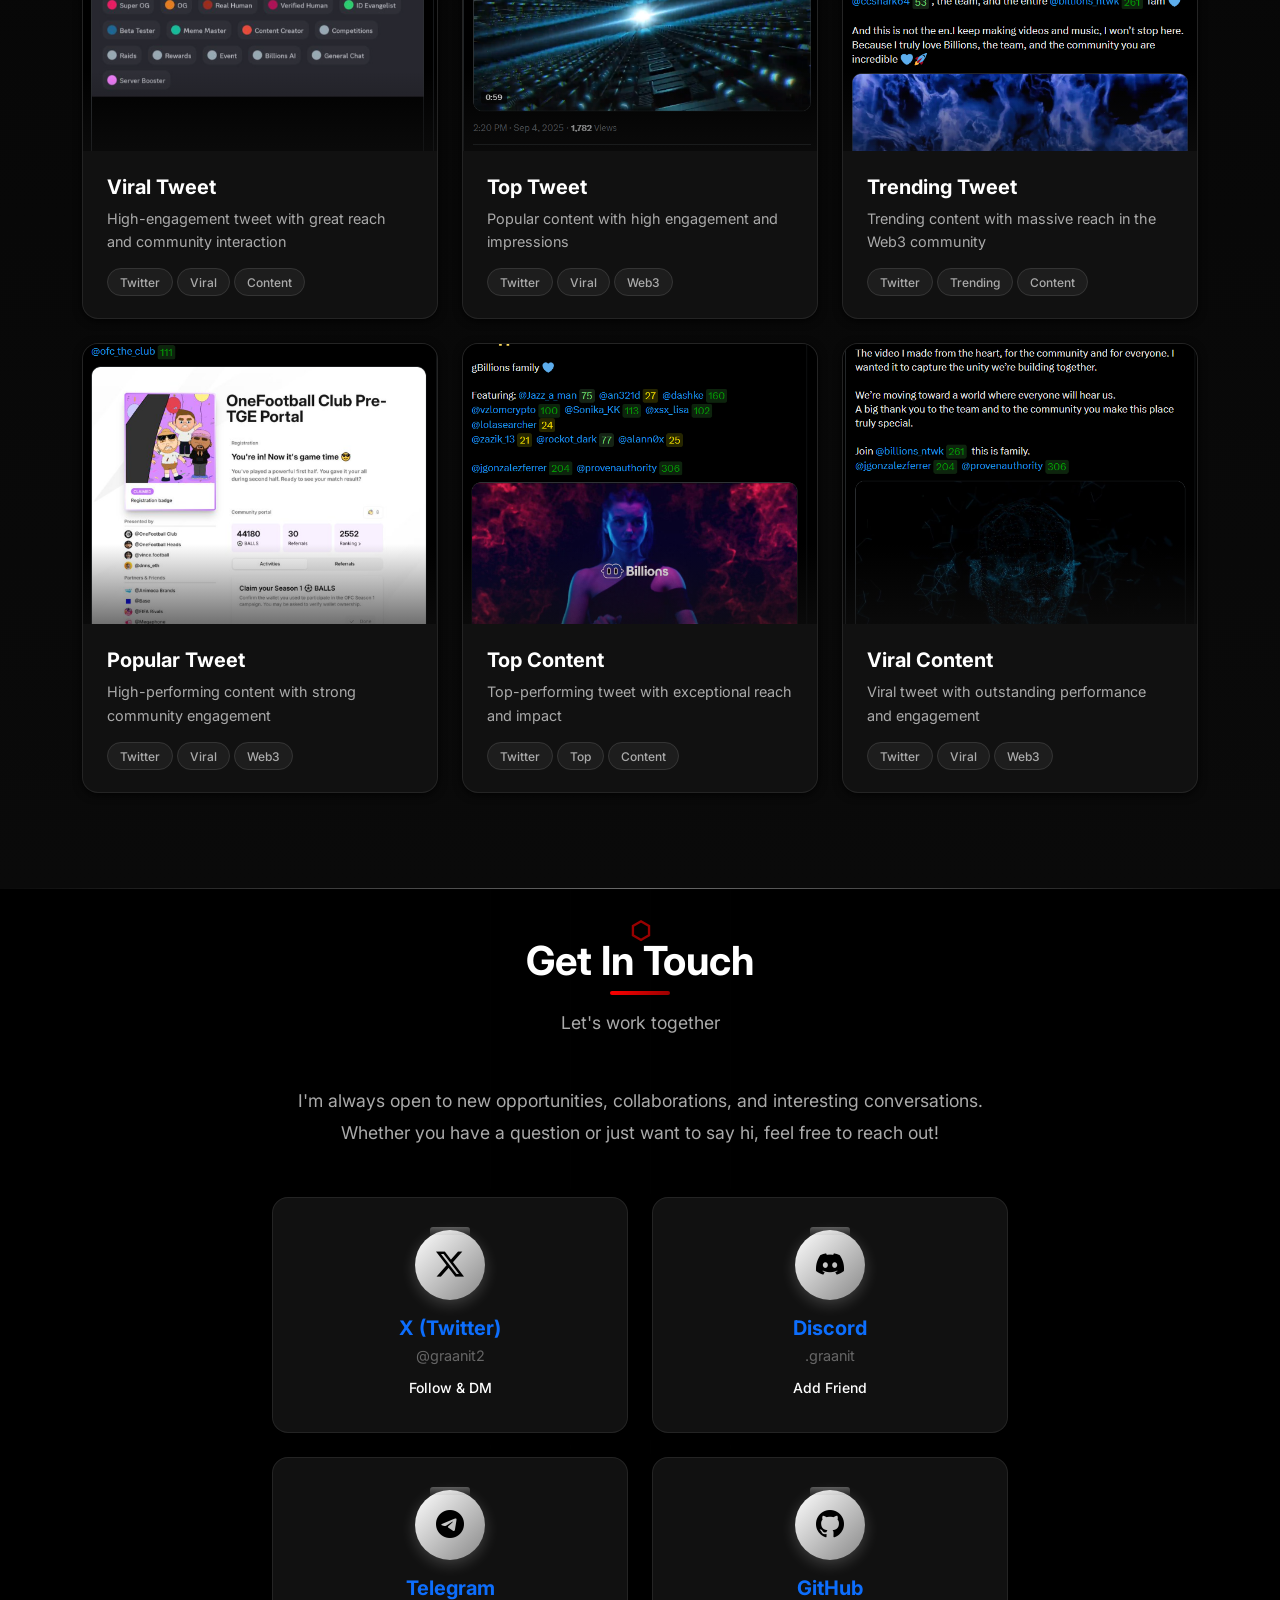
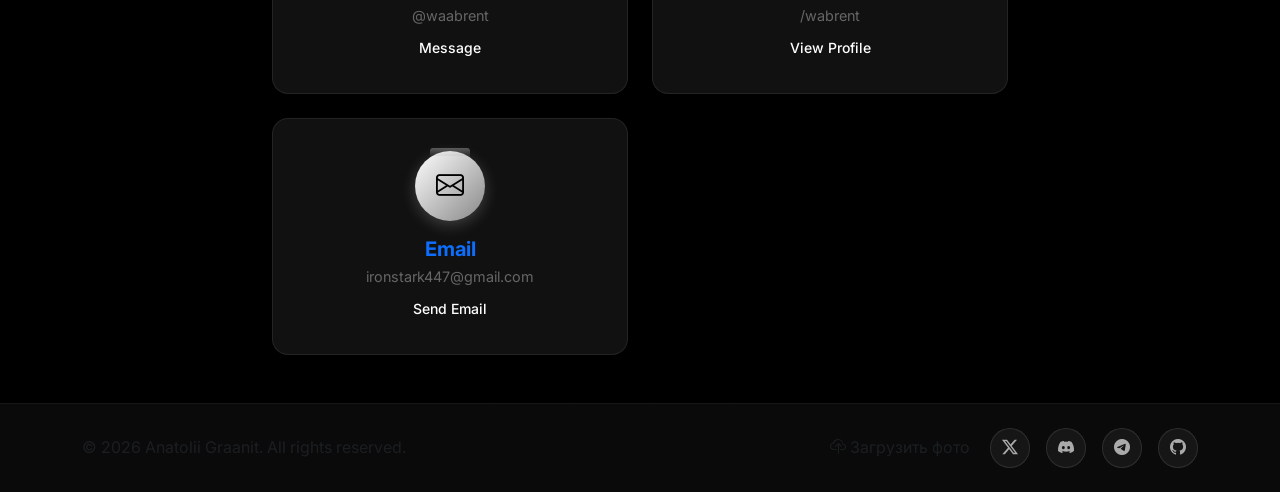
<file: index-v2-backup.html>
<!DOCTYPE html>
<html lang="en">
<head>
    <meta charset="UTF-8">
    <meta name="viewport" content="width=device-width, initial-scale=1.0">
    <meta name="description" content="Anatolii (Graanit) - Web3 Content Creator & Builder from Ukraine">
    <meta name="keywords" content="Web3, Content Creator, Builder, Ukraine, Crypto, Visual Content">
    <meta name="author" content="Anatolii Graanit">
    
    <!-- Open Graph / Social Media -->
    <meta property="og:type" content="website">
    <meta property="og:title" content="Anatolii Graanit | Web3 Content Creator & Builder">
    <meta property="og:description" content="1.5 years of experience in Web3, content creation and building. Passionate about flawless visual content.">
    
    <title>Anatolii Graanit | Web3 Content Creator & Builder</title>
    
    <!-- Favicon -->
    <link rel="icon" type="image/jpeg" href="images/logo.jpg">
    <link rel="shortcut icon" type="image/jpeg" href="images/logo.jpg">
    
    <!-- Bootstrap CSS -->
    <link href="https://cdn.jsdelivr.net/npm/bootstrap@5.3.2/dist/css/bootstrap.min.css" rel="stylesheet">
    <!-- Bootstrap Icons -->
    <link href="https://cdn.jsdelivr.net/npm/bootstrap-icons@1.11.1/font/bootstrap-icons.css" rel="stylesheet">
    <!-- Google Fonts -->
    <link href="https://fonts.googleapis.com/css2?family=Inter:wght@300;400;500;600;700;800&display=swap" rel="stylesheet">
    <!-- Custom CSS -->
    <link rel="stylesheet" href="css/style.css">
</head>
<body>
    <!-- Navigation -->
    <nav class="navbar navbar-expand-lg navbar-dark fixed-top" id="mainNav">
        <div class="container">
            <a class="navbar-brand fw-bold" href="#home">
                <img src="images/logo.jpg" alt="GRAANIT" class="navbar-logo">
                <span class="gradient-text">GRAANIT</span>
            </a>
            <button class="navbar-toggler" type="button" data-bs-toggle="collapse" data-bs-target="#navbarNav">
                <span class="navbar-toggler-icon"></span>
            </button>
            <div class="collapse navbar-collapse" id="navbarNav">
                <ul class="navbar-nav ms-auto">
                    <li class="nav-item">
                        <a class="nav-link" href="#home">Home</a>
                    </li>
                    <li class="nav-item">
                        <a class="nav-link" href="#about">About</a>
                    </li>
                    <li class="nav-item dropdown">
                        <a class="nav-link dropdown-toggle" href="#" id="projectsDropdown" role="button" data-bs-toggle="dropdown" aria-expanded="false">
                            Projects
                        </a>
                        <ul class="dropdown-menu dropdown-menu-dark" aria-labelledby="projectsDropdown">
                            <li><a class="dropdown-item" href="#discord-roles"><i class="bi bi-discord"></i> Discord Roles</a></li>
                            <li><a class="dropdown-item" href="#builders"><i class="bi bi-tools"></i> Builders</a></li>
                            <li><a class="dropdown-item" href="#twitter-highlights"><i class="bi bi-twitter-x"></i> Twitter Highlights</a></li>
                        </ul>
                    </li>
                    <li class="nav-item">
                        <a class="nav-link" href="#skills">Skills</a>
                    </li>
                    <li class="nav-item">
                        <a class="nav-link" href="#contact">Contact</a>
                    </li>
                </ul>
            </div>
        </div>
    </nav>

    <!-- Hero Section -->
    <section id="home" class="hero-section d-flex align-items-center">
        <!-- Animated Background Elements -->
        <div class="hero-bg-animation">
            <div class="bg-circle bg-circle-1"></div>
            <div class="bg-circle bg-circle-2"></div>
            <div class="bg-circle bg-circle-3"></div>
            <div class="bg-grid"></div>
        </div>
        
        <div class="container">
            <div class="row align-items-center">
                <div class="col-lg-6 hero-content">
                    <div class="portfolio-label animate-fade-in">
                        <i class="bi bi-folder2-open"></i>
                        <span>Portfolio</span>
                    </div>
                    <div class="hero-badge mb-3 animate-fade-in">
                        <i class="bi bi-geo-alt-fill"></i> Ukraine
                    </div>
                    <h1 class="hero-title mb-3 animate-fade-in-up">
                        Hi! I'm <span class="gradient-text fw-bold">Graanit</span>
                    </h1>
                    <p class="hero-lead mb-4 animate-fade-in-up delay-1">
                        Web3 Content Creator & Builder with a passion for creating 
                        <span class="highlight">flawless visual content</span>
                    </p>
                    
                    <!-- Stats Counter -->
                    <div class="hero-stats-counter mb-4 animate-fade-in-up delay-2">
                        <div class="stat-counter-item">
                            <div class="stat-icon">
                                <i class="bi bi-people"></i>
                            </div>
                            <div class="stat-value">2,034+</div>
                            <div class="stat-label">Followers</div>
                        </div>
                        <div class="stat-counter-item">
                            <div class="stat-icon">
                                <i class="bi bi-clock-history"></i>
                            </div>
                            <div class="stat-value">1.5+</div>
                            <div class="stat-label">Years Experience</div>
                        </div>
                        <div class="stat-counter-item">
                            <div class="stat-icon">
                                <i class="bi bi-check-circle"></i>
                            </div>
                            <div class="stat-value">9+</div>
                            <div class="stat-label">Projects</div>
                        </div>
                    </div>
                    
                    <div class="hero-cta animate-fade-in-up delay-3">
                        <a href="#contact" class="btn btn-primary btn-lg me-3">
                            <i class="bi bi-envelope"></i> Get in Touch
                        </a>
                        <a href="https://x.com/graanit2" target="_blank" rel="noopener" class="btn btn-outline-danger btn-lg">
                            <i class="bi bi-twitter-x"></i> Follow on X
                        </a>
                    </div>
                    
                    <!-- Scroll Indicator -->
                    <div class="scroll-indicator animate-bounce">
                        <div class="mouse">
                            <div class="wheel"></div>
                        </div>
                        <p class="scroll-text">Scroll to explore</p>
                    </div>
                </div>
                <div class="col-lg-6 hero-visual">
                    <div class="hero-image-container">
                        <div class="floating-shapes">
                            <div class="shape shape-1"></div>
                            <div class="shape shape-2"></div>
                            <div class="shape shape-3"></div>
                        </div>
                        <div class="avatar-container">
                            <div class="architectural-frame">
                                <div class="architectural-column left"></div>
                                <div class="architectural-column right"></div>
                            </div>
                            <div class="avatar-glow"></div>
                            <div class="avatar">
                                <img src="images/logo.jpg" alt="Anatolii Graanit" class="avatar-image">
                            </div>
                        </div>
                        
                        <!-- Contributor Projects Logos -->
                        <div class="contributor-projects">
                            <div class="contributor-badge">
                                <i class="bi bi-patch-check-fill"></i>
                                <span>Contributor</span>
                            </div>
                            <div class="project-logos-grid">
                                <div class="project-logo-item" title="Billions Network">
                                    <img src="images/Billions Network LOGO.jpg" alt="Billions Network">
                                </div>
                                <div class="project-logo-item" title="Canton Network">
                                    <img src="images/Canton Network LOGO.jpg" alt="Canton Network">
                                </div>
                                <div class="project-logo-item" title="Codex">
                                    <img src="images/Codex LOGO.jpg" alt="Codex">
                                </div>
                                <div class="project-logo-item" title="Dlicom">
                                    <img src="images/Dlicom LOGO.jpg" alt="Dlicom">
                                </div>
                                <div class="project-logo-item" title="Fast Protocol">
                                    <img src="images/Fast Protocol LOGO.png" alt="Fast Protocol">
                                </div>
                                <div class="project-logo-item" title="OpenSea">
                                    <img src="images/OpenSea LOGO.jpg" alt="OpenSea">
                                </div>
                                <div class="project-logo-item" title="Optimum">
                                    <img src="images/Optimum LOGO.jpg" alt="Optimum">
                                </div>
                                <div class="project-logo-item" title="Tea-Fi">
                                    <img src="images/Tea -Fi LOGO.jpg" alt="Tea-Fi">
                                </div>
                                <div class="project-logo-item" title="Yupp">
                                    <img src="images/Yupp LOGO.png" alt="Yupp">
                                </div>
                            </div>
                        </div>
                    </div>
                </div>
            </div>
        </div>
    </section>

    <!-- About Section -->
    <section id="about" class="about-section py-5">
        <div class="architectural-divider"></div>
        <div class="container">
            <div class="row">
                <div class="col-lg-12">
                    <div class="section-header text-center mb-5">
                        <h2 class="section-title">About Me</h2>
                        <p class="section-subtitle">Get to know more about me</p>
                    </div>
                </div>
            </div>
            <div class="row align-items-center">
                <div class="col-lg-6 mb-4 mb-lg-0">
                    <div class="about-image">
                        <div class="about-card">
                            <div class="about-card-header">
                                <i class="bi bi-person-badge"></i>
                            </div>
                            <h3 class="about-card-title">Antoliy "Graanit"</h3>
                            <p class="about-card-subtitle">Web3 Enthusiast & Creator</p>
                            <div class="about-info-list">
                                <div class="info-item">
                                    <i class="bi bi-geo-alt"></i>
                                    <span>Based in Ukraine</span>
                                </div>
                                <div class="info-item">
                                    <i class="bi bi-clock-history"></i>
                                    <span>1.5 Years Experience</span>
                                </div>
                                <div class="info-item">
                                    <i class="bi bi-translate"></i>
                                    <span>Ukrainian, Russian, English</span>
                                </div>
                            </div>
                        </div>
                    </div>
                </div>
                <div class="col-lg-6">
                    <div class="about-content">
                        <h3 class="about-heading mb-3">My Journey</h3>
                        <p class="about-text">
                            I primarily create content on <strong class="text-primary">X (Twitter)</strong>, make videos, 
                            write threads, and actively participate in crypto projects. My passion is creating 
                            <strong class="highlight">impeccable visual content</strong> that stands out in the Web3 space.
                        </p>
                        <p class="about-text">
                            As a <strong class="text-primary">developer</strong>, I'm deeply involved in bringing ideas to life 
                            in the crypto ecosystem. I combine my creative skills with technical knowledge to achieve 
                            exceptional results.
                        </p>
                        <p class="about-text">
                            I speak three languages: <strong>Ukrainian</strong>, <strong>Russian</strong>, and 
                            <strong>English (intermediate)</strong>. I'm eager to meet new people and gain new experiences. 
                            I'm open to new experiences and adapt easily to any environment. I stay on top of emerging trends 
                            and strive to contribute to society.
                        </p>
                        <div class="about-traits mt-4">
                            <div class="trait-badge">
                                <i class="bi bi-palette"></i> Creative
                            </div>
                            <div class="trait-badge">
                                <i class="bi bi-people"></i> Open-minded
                            </div>
                            <div class="trait-badge">
                                <i class="bi bi-lightning-charge"></i> Adaptable
                            </div>
                            <div class="trait-badge">
                                <i class="bi bi-trend-up"></i> Trend-aware
                            </div>
                        </div>
                    </div>
                </div>
            </div>
        </div>
    </section>

    <!-- Skills Section -->
    <section id="skills" class="skills-section py-5">
        <div class="container">
            <div class="row">
                <div class="col-lg-12">
                    <div class="section-header text-center mb-5">
                        <h2 class="section-title">Skills & Expertise</h2>
                        <p class="section-subtitle">What I bring to the table</p>
                    </div>
                </div>
            </div>
            <div class="row g-4">
                <div class="col-md-6 col-lg-3">
                    <div class="skill-card">
                        <div class="skill-icon">
                            <i class="bi bi-pentagon"></i>
                        </div>
                        <h4 class="skill-title">Web3</h4>
                        <p class="skill-description">
                            Deep understanding of blockchain technology, crypto projects, and decentralized ecosystems
                        </p>
                        <div class="skill-tags">
                            <span class="tag">Crypto</span>
                            <span class="tag">Blockchain</span>
                            <span class="tag">DeFi</span>
                        </div>
                    </div>
                </div>
                <div class="col-md-6 col-lg-3">
                    <div class="skill-card">
                        <div class="skill-icon">
                            <i class="bi bi-pencil-square"></i>
                        </div>
                        <h4 class="skill-title">Content Creation</h4>
                        <p class="skill-description">
                            Creating engaging content for social media, especially X (Twitter), with focus on quality
                        </p>
                        <div class="skill-tags">
                            <span class="tag">Social Media</span>
                            <span class="tag">Copywriting</span>
                            <span class="tag">Strategy</span>
                        </div>
                    </div>
                </div>
                <div class="col-md-6 col-lg-3">
                    <div class="skill-card">
                        <div class="skill-icon">
                            <i class="bi bi-tools"></i>
                        </div>
                        <h4 class="skill-title">Builder</h4>
                        <p class="skill-description">
                            Building and contributing to crypto projects, turning ideas into reality
                        </p>
                        <div class="skill-tags">
                            <span class="tag">Development</span>
                            <span class="tag">Project Management</span>
                            <span class="tag">Execution</span>
                        </div>
                    </div>
                </div>
                <div class="col-md-6 col-lg-3">
                    <div class="skill-card">
                        <div class="skill-icon">
                            <i class="bi bi-palette-fill"></i>
                        </div>
                        <h4 class="skill-title">Visual Content</h4>
                        <p class="skill-description">
                            Creating flawless visual content with attention to detail and aesthetics
                        </p>
                        <div class="skill-tags">
                            <span class="tag">Design</span>
                            <span class="tag">Drawing</span>
                            <span class="tag">Visual Arts</span>
                        </div>
                    </div>
                </div>
            </div>
        </div>
    </section>

    <!-- Projects Section -->
    <section id="projects" class="projects-section py-5">
        <div class="container">
            <div class="row">
                <div class="col-lg-12">
                    <div class="section-header text-center mb-5">
                        <h2 class="section-title">Projects</h2>
                        <p class="section-subtitle">Some things I've worked on</p>
                    </div>
                </div>
            </div>
            
            <!-- Category 1: Discord Roles -->
            <div class="row mb-5" id="discord-roles">
                <div class="col-12">
                    <h3 class="category-title mb-4">
                        <i class="bi bi-discord"></i> Discord Roles
                    </h3>
                    <p class="text-center text-muted mb-4">Contributor</p>
                </div>
            </div>
            <div class="row g-4 mb-5">
                <div class="col-md-6 col-lg-4">
                    <div class="project-card">
                        <div class="project-image discord-role">
                            <div class="project-logo-wrapper">
                                <img src="images/Billions Network LOGO.jpg" alt="Billions Network" class="project-logo">
                            </div>
                            <img src="images/Billions Network.png" alt="Billions Network Role" class="project-image-src">
                        </div>
                        <div class="project-content">
                            <h4 class="project-title">Billions Network</h4>
                        </div>
                    </div>
                </div>
                <div class="col-md-6 col-lg-4">
                    <div class="project-card">
                        <div class="project-image discord-role">
                            <div class="project-logo-wrapper">
                                <img src="images/Canton Network LOGO.jpg" alt="Canton Network" class="project-logo">
                            </div>
                            <img src="images/Canton Network.png" alt="Canton Network Role" class="project-image-src">
                        </div>
                        <div class="project-content">
                            <h4 class="project-title">Canton Network</h4>
                        </div>
                    </div>
                </div>
                <div class="col-md-6 col-lg-4">
                    <div class="project-card">
                        <div class="project-image discord-role">
                            <div class="project-logo-wrapper">
                                <img src="images/Codex LOGO.jpg" alt="Codex" class="project-logo">
                            </div>
                            <img src="images/Codex.png" alt="Codex Role" class="project-image-src">
                        </div>
                        <div class="project-content">
                            <h4 class="project-title">Codex</h4>
                        </div>
                    </div>
                </div>
                <div class="col-md-6 col-lg-4">
                    <div class="project-card">
                        <div class="project-image discord-role">
                            <div class="project-logo-wrapper">
                                <img src="images/Dlicom LOGO.jpg" alt="Dlicom" class="project-logo">
                            </div>
                            <img src="images/Dlicom.png" alt="Dlicom Role" class="project-image-src">
                        </div>
                        <div class="project-content">
                            <h4 class="project-title">Dlicom</h4>
                        </div>
                    </div>
                </div>
                <div class="col-md-6 col-lg-4">
                    <div class="project-card">
                        <div class="project-image discord-role">
                            <div class="project-logo-wrapper">
                                <img src="images/Fast Protocol LOGO.png" alt="Fast Protocol" class="project-logo">
                            </div>
                            <img src="images/Fast Protocol.png" alt="Fast Protocol Role" class="project-image-src">
                        </div>
                        <div class="project-content">
                            <h4 class="project-title">Fast Protocol</h4>
                        </div>
                    </div>
                </div>
                <div class="col-md-6 col-lg-4">
                    <div class="project-card">
                        <div class="project-image discord-role">
                            <div class="project-logo-wrapper">
                                <img src="images/OpenSea LOGO.jpg" alt="OpenSea" class="project-logo">
                            </div>
                            <img src="images/OpenSea.png" alt="OpenSea Role" class="project-image-src">
                        </div>
                        <div class="project-content">
                            <h4 class="project-title">OpenSea</h4>
                        </div>
                    </div>
                </div>
                <div class="col-md-6 col-lg-4">
                    <div class="project-card">
                        <div class="project-image discord-role">
                            <div class="project-logo-wrapper">
                                <img src="images/Optimum LOGO.jpg" alt="Optimum" class="project-logo">
                            </div>
                            <img src="images/Optimum.png" alt="Optimum Role" class="project-image-src">
                        </div>
                        <div class="project-content">
                            <h4 class="project-title">Optimum</h4>
                        </div>
                    </div>
                </div>
                <div class="col-md-6 col-lg-4">
                    <div class="project-card">
                        <div class="project-image discord-role">
                            <div class="project-logo-wrapper">
                                <img src="images/Tea -Fi LOGO.jpg" alt="Tea-Fi" class="project-logo">
                            </div>
                            <img src="images/Tea -Fi.png" alt="Tea-Fi Role" class="project-image-src">
                        </div>
                        <div class="project-content">
                            <h4 class="project-title">Tea-Fi</h4>
                        </div>
                    </div>
                </div>
                <div class="col-md-6 col-lg-4">
                    <div class="project-card">
                        <div class="project-image discord-role">
                            <div class="project-logo-wrapper">
                                <img src="images/Yupp LOGO.png" alt="Yupp" class="project-logo">
                            </div>
                            <img src="images/Yupp.png" alt="Yupp Role" class="project-image-src">
                        </div>
                        <div class="project-content">
                            <h4 class="project-title">Yupp</h4>
                        </div>
                    </div>
                </div>
            </div>
            
            <!-- Category 2: Builders - My Projects -->
            <div class="row mb-5" id="builders">
                <div class="col-12">
                    <h3 class="category-title mb-4">
                        <i class="bi bi-tools"></i> Builders
                    </h3>
                </div>
            </div>
            <div class="row g-4 mb-5">
                <div class="col-md-6 col-lg-4">
                    <div class="project-card">
                        <div class="project-image">
                            <img src="images/httpsopen-gradient-blue.vercel.app.png" alt="Wallet Reputation Explorer" class="project-image-src">
                            <div class="project-overlay">
                                <a href="https://open-gradient-blue.vercel.app" target="_blank" rel="noopener" class="btn btn-light btn-sm">
                                    <i class="bi bi-box-arrow-up-right"></i> Visit Project
                                </a>
                            </div>
                        </div>
                        <div class="project-content">
                            <h4 class="project-title">Wallet Reputation Explorer</h4>
                            <p class="project-description">
                                Analyze wallet activity with a transparent heuristic score. Runs fully in the browser for a tokenless MVP, with an upgrade path to verifiable inference later
                            </p>
                            <div class="project-tags">
                                <span class="tag">Analytics</span>
                                <span class="tag">Wallet</span>
                                <span class="tag">Web3</span>
                            </div>
                        </div>
                    </div>
                </div>
                <div class="col-md-6 col-lg-4">
                    <div class="project-card">
                        <div class="project-image">
                            <img src="images/httpsopen-gradient-model-hub.vercel.app.png" alt="OpenGradient Model Hub" class="project-image-src">
                            <div class="project-overlay">
                                <a href="https://open-gradient-model-hub.vercel.app" target="_blank" rel="noopener" class="btn btn-light btn-sm">
                                    <i class="bi bi-box-arrow-up-right"></i> Visit Project
                                </a>
                            </div>
                        </div>
                        <div class="project-content">
                            <h4 class="project-title">OpenGradient Model Hub</h4>
                            <p class="project-description">
                                Hub with 1500+ verifiable AI models featuring zkML proofs and TEE attestations
                            </p>
                            <div class="project-tags">
                                <span class="tag">AI</span>
                                <span class="tag">zkML</span>
                                <span class="tag">TEE</span>
                            </div>
                        </div>
                    </div>
                </div>
                <div class="col-md-6 col-lg-4">
                    <div class="project-card">
                        <div class="project-image">
                            <img src="images/polyedgeapp.xyz.png" alt="PolyEdge Quant" class="project-image-src">
                            <div class="project-overlay">
                                <a href="https://polyedgeapp.xyz" target="_blank" rel="noopener" class="btn btn-light btn-sm">
                                    <i class="bi bi-box-arrow-up-right"></i> Visit Project
                                </a>
                            </div>
                        </div>
                        <div class="project-content">
                            <h4 class="project-title">PolyEdge Quant</h4>
                            <p class="project-description">
                                High-performance terminal for statistical trading on Polymarket with real-time alpha signals
                            </p>
                            <div class="project-tags">
                                <span class="tag">Trading</span>
                                <span class="tag">DeFi</span>
                                <span class="tag">Quant</span>
                            </div>
                        </div>
                    </div>
                </div>
            </div>
            
            <!-- Category 3: Twitter Highlights -->
            <div class="row mb-5" id="twitter-highlights">
                <div class="col-12">
                    <h3 class="category-title mb-4">
                        <i class="bi bi-twitter-x"></i> Twitter Highlights
                    </h3>
                </div>
            </div>
            <div class="row g-4 mb-5">
                <div class="col-md-6 col-lg-4">
                    <div class="project-card">
                        <div class="project-image">
                            <img src="images/x.com graanit2 status 1961175773177401417.png" alt="Viral Tweet" class="project-image-src">
                            <div class="project-overlay">
                                <a href="https://x.com/graanit2/status/1961175773177401417" target="_blank" rel="noopener" class="btn btn-light btn-sm">
                                    <i class="bi bi-box-arrow-up-right"></i> View Tweet
                                </a>
                            </div>
                        </div>
                        <div class="project-content">
                            <h4 class="project-title">Viral Tweet</h4>
                            <p class="project-description">
                                High-engagement tweet with great reach and community interaction
                            </p>
                            <div class="project-tags">
                                <span class="tag">Twitter</span>
                                <span class="tag">Viral</span>
                                <span class="tag">Content</span>
                            </div>
                        </div>
                    </div>
                </div>
                <div class="col-md-6 col-lg-4">
                    <div class="project-card">
                        <div class="project-image">
                            <img src="images/x.com graanit2 status 1963562864867779036.png" alt="Top Tweet" class="project-image-src">
                            <div class="project-overlay">
                                <a href="https://x.com/graanit2/status/1963562864867779036" target="_blank" rel="noopener" class="btn btn-light btn-sm">
                                    <i class="bi bi-box-arrow-up-right"></i> View Tweet
                                </a>
                            </div>
                        </div>
                        <div class="project-content">
                            <h4 class="project-title">Top Tweet</h4>
                            <p class="project-description">
                                Popular content with high engagement and impressions
                            </p>
                            <div class="project-tags">
                                <span class="tag">Twitter</span>
                                <span class="tag">Viral</span>
                                <span class="tag">Web3</span>
                            </div>
                        </div>
                    </div>
                </div>
                <div class="col-md-6 col-lg-4">
                    <div class="project-card">
                        <div class="project-image">
                            <img src="images/x.com graanit2 status 1963927348908003747.png" alt="Trending Tweet" class="project-image-src">
                            <div class="project-overlay">
                                <a href="https://x.com/graanit2/status/1963927348908003747" target="_blank" rel="noopener" class="btn btn-light btn-sm">
                                    <i class="bi bi-box-arrow-up-right"></i> View Tweet
                                </a>
                            </div>
                        </div>
                        <div class="project-content">
                            <h4 class="project-title">Trending Tweet</h4>
                            <p class="project-description">
                                Trending content with massive reach in the Web3 community
                            </p>
                            <div class="project-tags">
                                <span class="tag">Twitter</span>
                                <span class="tag">Trending</span>
                                <span class="tag">Content</span>
                            </div>
                        </div>
                    </div>
                </div>
                <div class="col-md-6 col-lg-4">
                    <div class="project-card">
                        <div class="project-image">
                            <img src="images/x.com graanit2 status 1967871294017544702.png" alt="Popular Tweet" class="project-image-src">
                            <div class="project-overlay">
                                <a href="https://x.com/graanit2/status/1967871294017544702" target="_blank" rel="noopener" class="btn btn-light btn-sm">
                                    <i class="bi bi-box-arrow-up-right"></i> View Tweet
                                </a>
                            </div>
                        </div>
                        <div class="project-content">
                            <h4 class="project-title">Popular Tweet</h4>
                            <p class="project-description">
                                High-performing content with strong community engagement
                            </p>
                            <div class="project-tags">
                                <span class="tag">Twitter</span>
                                <span class="tag">Viral</span>
                                <span class="tag">Web3</span>
                            </div>
                        </div>
                    </div>
                </div>
                <div class="col-md-6 col-lg-4">
                    <div class="project-card">
                        <div class="project-image">
                            <img src="images/x.com graanit2 status 1974794373951889644.png" alt="Top Content" class="project-image-src">
                            <div class="project-overlay">
                                <a href="https://x.com/graanit2/status/1974794373951889644" target="_blank" rel="noopener" class="btn btn-light btn-sm">
                                    <i class="bi bi-box-arrow-up-right"></i> View Tweet
                                </a>
                            </div>
                        </div>
                        <div class="project-content">
                            <h4 class="project-title">Top Content</h4>
                            <p class="project-description">
                                Top-performing tweet with exceptional reach and impact
                            </p>
                            <div class="project-tags">
                                <span class="tag">Twitter</span>
                                <span class="tag">Top</span>
                                <span class="tag">Content</span>
                            </div>
                        </div>
                    </div>
                </div>
                <div class="col-md-6 col-lg-4">
                    <div class="project-card">
                        <div class="project-image">
                            <img src="images/httpsx.comgraanit2status1959950028761346392.png" alt="Viral Content" class="project-image-src">
                            <div class="project-overlay">
                                <a href="https://x.com/graanit2/status/1959950028761346392" target="_blank" rel="noopener" class="btn btn-light btn-sm">
                                    <i class="bi bi-box-arrow-up-right"></i> View Tweet
                                </a>
                            </div>
                        </div>
                        <div class="project-content">
                            <h4 class="project-title">Viral Content</h4>
                            <p class="project-description">
                                Viral tweet with outstanding performance and engagement
                            </p>
                            <div class="project-tags">
                                <span class="tag">Twitter</span>
                                <span class="tag">Viral</span>
                                <span class="tag">Web3</span>
                            </div>
                        </div>
                    </div>
                </div>
            </div>
        </div>
    </section>

    <!-- Contact Section -->
    <section id="contact" class="contact-section py-5">
        <div class="container">
            <div class="row">
                <div class="col-lg-12">
                    <div class="section-header text-center mb-5">
                        <h2 class="section-title">Get In Touch</h2>
                        <p class="section-subtitle">Let's work together</p>
                    </div>
                </div>
            </div>
            <div class="row justify-content-center">
                <div class="col-lg-8">
                    <div class="contact-content text-center">
                        <p class="contact-text mb-5">
                            I'm always open to new opportunities, collaborations, and interesting conversations. 
                            Whether you have a question or just want to say hi, feel free to reach out!
                        </p>
                        <div class="contact-links">
                            <a href="https://x.com/graanit2" target="_blank" rel="noopener" class="contact-link-card">
                                <div class="contact-icon">
                                    <i class="bi bi-twitter-x"></i>
                                </div>
                                <h4>X (Twitter)</h4>
                                <p>@graanit2</p>
                                <span class="link-text">Follow & DM</span>
                            </a>
                            <a href="https://discord.com/users/.graanit" target="_blank" rel="noopener" class="contact-link-card">
                                <div class="contact-icon">
                                    <i class="bi bi-discord"></i>
                                </div>
                                <h4>Discord</h4>
                                <p>.graanit</p>
                                <span class="link-text">Add Friend</span>
                            </a>
                            <a href="https://t.me/waabrent" target="_blank" rel="noopener" class="contact-link-card">
                                <div class="contact-icon">
                                    <i class="bi bi-telegram"></i>
                                </div>
                                <h4>Telegram</h4>
                                <p>@waabrent</p>
                                <span class="link-text">Message</span>
                            </a>
                            <a href="https://github.com/wabrent" target="_blank" rel="noopener" class="contact-link-card">
                                <div class="contact-icon">
                                    <i class="bi bi-github"></i>
                                </div>
                                <h4>GitHub</h4>
                                <p>/wabrent</p>
                                <span class="link-text">View Profile</span>
                            </a>
                            <a href="mailto:ironstark447@gmail.com" class="contact-link-card">
                                <div class="contact-icon">
                                    <i class="bi bi-envelope"></i>
                                </div>
                                <h4>Email</h4>
                                <p>ironstark447@gmail.com</p>
                                <span class="link-text">Send Email</span>
                            </a>
                        </div>
                    </div>
                </div>
            </div>
        </div>
    </section>

    <!-- Footer -->
    <footer class="footer py-4">
        <div class="container">
            <div class="row align-items-center">
                <div class="col-md-6 text-center text-md-start">
                    <p class="mb-0 text-muted">
                        &copy; 2026 Anatolii Graanit. All rights reserved.
                    </p>
                </div>
                <div class="col-md-6 text-center text-md-end">
                    <a href="upload.html" class="text-muted text-decoration-none me-3" title="Загрузить скриншоты">
                        <i class="bi bi-cloud-upload"></i> Загрузить фото
                    </a>
                    <div class="social-links d-inline-flex">
                        <a href="https://x.com/graanit2" target="_blank" rel="noopener" class="social-link">
                            <i class="bi bi-twitter-x"></i>
                        </a>
                        <a href="https://discord.com/users/.graanit" target="_blank" rel="noopener" class="social-link">
                            <i class="bi bi-discord"></i>
                        </a>
                        <a href="https://t.me/waabrent" target="_blank" rel="noopener" class="social-link">
                            <i class="bi bi-telegram"></i>
                        </a>
                        <a href="https://github.com/wabrent" target="_blank" rel="noopener" class="social-link">
                            <i class="bi bi-github"></i>
                        </a>
                    </div>
                </div>
            </div>
        </div>
    </footer>

    <!-- Scroll to Top Button -->
    <button id="scrollTop" class="scroll-top" aria-label="Scroll to top">
        <i class="bi bi-chevron-up"></i>
    </button>

    <!-- Bootstrap JS -->
    <script src="https://cdn.jsdelivr.net/npm/bootstrap@5.3.2/dist/js/bootstrap.bundle.min.js"></script>
    <!-- Custom JS -->
    <script src="js/main.js"></script>
</body>
</html>
</file>
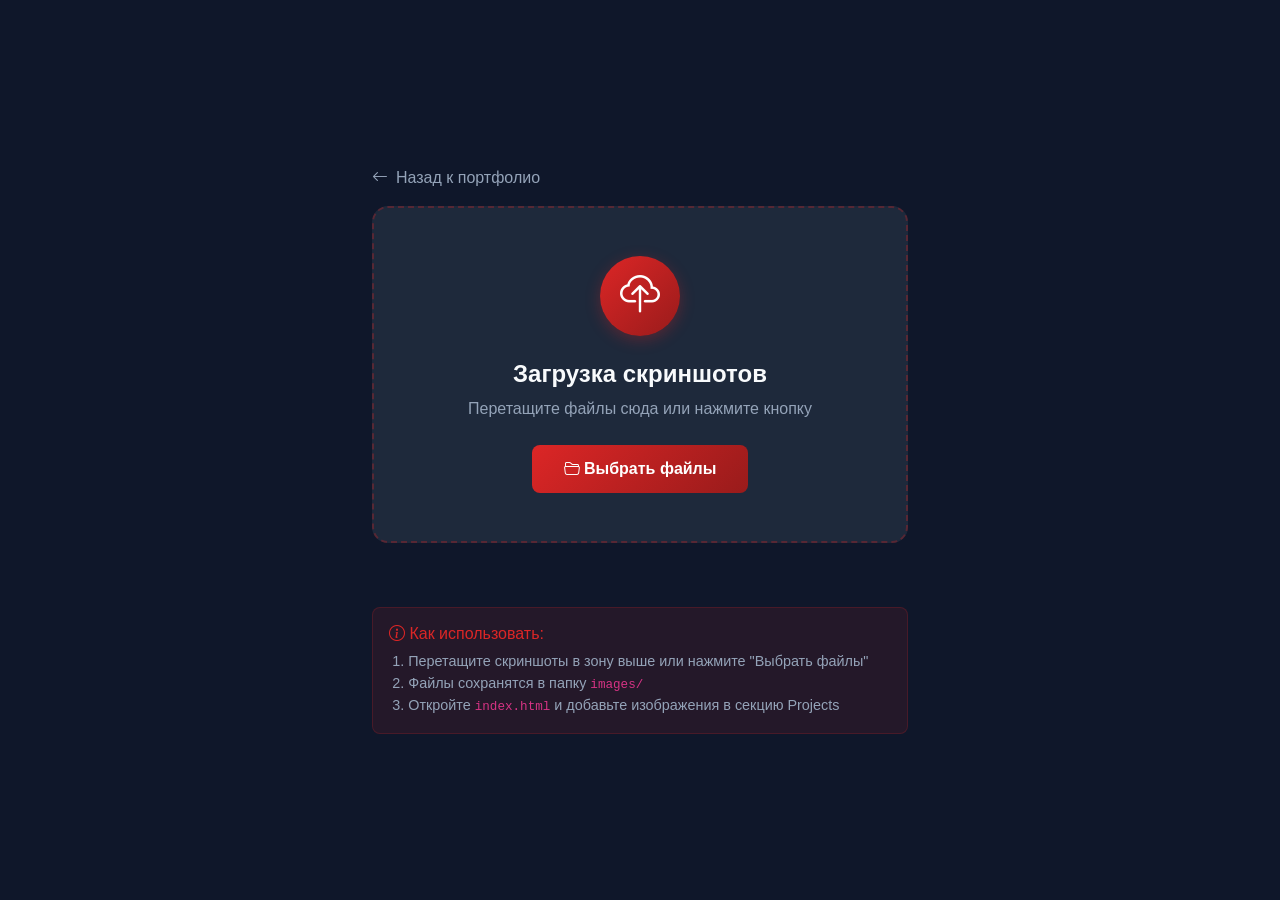
<file: upload.html>
<!DOCTYPE html>
<html lang="ru">
<head>
    <meta charset="UTF-8">
    <meta name="viewport" content="width=device-width, initial-scale=1.0">
    <title>Загрузка скриншотов - Graanit Portfolio</title>
    <link href="https://cdn.jsdelivr.net/npm/bootstrap@5.3.2/dist/css/bootstrap.min.css" rel="stylesheet">
    <link href="https://cdn.jsdelivr.net/npm/bootstrap-icons@1.11.1/font/bootstrap-icons.css" rel="stylesheet">
    <style>
        :root {
            --dark-bg: #0f172a;
            --dark-card: #1e293b;
            --accent-color: #dc2626;
            --text-primary: #f8fafc;
            --text-secondary: #94a3b8;
        }
        
        body {
            background: var(--dark-bg);
            color: var(--text-primary);
            min-height: 100vh;
            display: flex;
            align-items: center;
            justify-content: center;
            font-family: 'Inter', sans-serif;
        }
        
        .upload-container {
            max-width: 600px;
            width: 100%;
            padding: 2rem;
        }
        
        .upload-card {
            background: var(--dark-card);
            border-radius: 16px;
            padding: 3rem 2rem;
            border: 2px dashed rgba(220, 38, 38, 0.3);
            transition: all 0.3s ease;
            text-align: center;
        }
        
        .upload-card.dragover {
            border-color: var(--accent-color);
            background: rgba(220, 38, 38, 0.1);
            transform: scale(1.02);
        }
        
        .upload-icon {
            width: 80px;
            height: 80px;
            margin: 0 auto 1.5rem;
            background: linear-gradient(135deg, #dc2626 0%, #991b1b 100%);
            border-radius: 50%;
            display: flex;
            align-items: center;
            justify-content: center;
            box-shadow: 0 4px 15px rgba(220, 38, 38, 0.3);
        }
        
        .upload-icon i {
            font-size: 2.5rem;
            color: white;
        }
        
        .upload-title {
            font-size: 1.5rem;
            font-weight: 700;
            margin-bottom: 0.5rem;
        }
        
        .upload-subtitle {
            color: var(--text-secondary);
            margin-bottom: 1.5rem;
        }
        
        .upload-btn {
            background: linear-gradient(135deg, #dc2626 0%, #991b1b 100%);
            border: none;
            padding: 0.75rem 2rem;
            font-weight: 600;
            border-radius: 8px;
            color: white;
            cursor: pointer;
            transition: all 0.3s ease;
        }
        
        .upload-btn:hover {
            transform: translateY(-2px);
            box-shadow: 0 0 30px rgba(220, 38, 38, 0.4);
        }
        
        #fileInput {
            display: none;
        }
        
        .preview-grid {
            display: grid;
            grid-template-columns: repeat(auto-fill, minmax(150px, 1fr));
            gap: 1rem;
            margin-top: 2rem;
        }
        
        .preview-item {
            position: relative;
            border-radius: 8px;
            overflow: hidden;
            aspect-ratio: 16/9;
            border: 1px solid rgba(255, 255, 255, 0.1);
        }
        
        .preview-item img {
            width: 100%;
            height: 100%;
            object-fit: cover;
        }
        
        .preview-item .remove-btn {
            position: absolute;
            top: 5px;
            right: 5px;
            width: 28px;
            height: 28px;
            background: rgba(220, 38, 38, 0.9);
            border: none;
            border-radius: 50%;
            color: white;
            cursor: pointer;
            display: flex;
            align-items: center;
            justify-content: center;
            opacity: 0;
            transition: opacity 0.3s ease;
        }
        
        .preview-item:hover .remove-btn {
            opacity: 1;
        }
        
        .back-link {
            display: inline-flex;
            align-items: center;
            gap: 0.5rem;
            color: var(--text-secondary);
            text-decoration: none;
            margin-bottom: 1rem;
            transition: all 0.3s ease;
        }
        
        .back-link:hover {
            color: var(--accent-color);
        }
        
        .instructions {
            background: rgba(220, 38, 38, 0.1);
            border: 1px solid rgba(220, 38, 38, 0.2);
            border-radius: 8px;
            padding: 1rem;
            margin-top: 2rem;
            text-align: left;
        }
        
        .instructions h6 {
            color: var(--accent-color);
            margin-bottom: 0.5rem;
        }
        
        .instructions ol {
            margin: 0;
            padding-left: 1.2rem;
            color: var(--text-secondary);
            font-size: 0.9rem;
        }
    </style>
</head>
<body>
    <div class="upload-container">
        <a href="index.html" class="back-link">
            <i class="bi bi-arrow-left"></i> Назад к портфолио
        </a>
        
        <div class="upload-card" id="dropZone">
            <div class="upload-icon">
                <i class="bi bi-cloud-upload"></i>
            </div>
            <h1 class="upload-title">Загрузка скриншотов</h1>
            <p class="upload-subtitle">Перетащите файлы сюда или нажмите кнопку</p>
            
            <button class="upload-btn" onclick="document.getElementById('fileInput').click()">
                <i class="bi bi-folder2-open"></i> Выбрать файлы
            </button>
            <input type="file" id="fileInput" multiple accept="image/*">
        </div>
        
        <div class="preview-grid" id="previewGrid"></div>
        
        <div class="instructions" id="instructions">
            <h6><i class="bi bi-info-circle"></i> Как использовать:</h6>
            <ol>
                <li>Перетащите скриншоты в зону выше или нажмите "Выбрать файлы"</li>
                <li>Файлы сохранятся в папку <code>images/</code></li>
                <li>Откройте <code>index.html</code> и добавьте изображения в секцию Projects</li>
            </ol>
        </div>
    </div>

    <script>
        const dropZone = document.getElementById('dropZone');
        const fileInput = document.getElementById('fileInput');
        const previewGrid = document.getElementById('previewGrid');
        
        let uploadedFiles = [];
        
        // Drag and drop события
        ['dragenter', 'dragover', 'dragleave', 'drop'].forEach(eventName => {
            dropZone.addEventListener(eventName, preventDefaults, false);
        });
        
        function preventDefaults(e) {
            e.preventDefault();
            e.stopPropagation();
        }
        
        ['dragenter', 'dragover'].forEach(eventName => {
            dropZone.addEventListener(eventName, () => dropZone.classList.add('dragover'), false);
        });
        
        ['dragleave', 'drop'].forEach(eventName => {
            dropZone.addEventListener(eventName, () => dropZone.classList.remove('dragover'), false);
        });
        
        dropZone.addEventListener('drop', handleDrop, false);
        fileInput.addEventListener('change', handleFiles, false);
        
        function handleDrop(e) {
            const dt = e.dataTransfer;
            const files = dt.files;
            handleFiles({ target: { files: files } });
        }
        
        function handleFiles(e) {
            const files = [...e.files];
            files.forEach(file => {
                if (file.type.startsWith('image/')) {
                    uploadedFiles.push(file);
                    previewFile(file);
                }
            });
        }
        
        function previewFile(file) {
            const reader = new FileReader();
            reader.readAsDataURL(file);
            reader.onloadend = function() {
                const div = document.createElement('div');
                div.className = 'preview-item';
                div.innerHTML = `
                    <img src="${reader.result}" alt="${file.name}">
                    <button class="remove-btn" onclick="removeFile('${file.name}', this)">
                        <i class="bi bi-x"></i>
                    </button>
                `;
                previewGrid.appendChild(div);
            }
        }
        
        function removeFile(filename, btn) {
            uploadedFiles = uploadedFiles.filter(f => f.name !== filename);
            btn.closest('.preview-item').remove();
        }
        
        // Сохранение файлов (требует сервера или File System Access API)
        uploadedFiles.forEach(file => {
            console.log('Файл готов к загрузке:', file.name);
        });
    </script>
</body>
</html>
</file>
<file: css/style.css>
/* ===================================
   GRAANIT PORTFOLIO - Custom Styles
   =================================== */

/* CSS Variables */
:root {
    --primary-color: #ffffff;
    --primary-dark: #cccccc;
    --primary-light: #ffffff;
    --secondary-color: #888888;
    --accent-color: #ff0000;
    --accent-dark: #990000;
    --accent-light: #ff3333;
    --dark-bg: #000000;
    --dark-bg-light: #0a0a0a;
    --dark-card: #111111;
    --text-primary: #ffffff;
    --text-secondary: #aaaaaa;
    --text-muted: #666666;
    --gradient-1: linear-gradient(135deg, #ffffff 0%, #888888 100%);
    --gradient-2: linear-gradient(135deg, #ff0000 0%, #990000 100%);
    --gradient-red: linear-gradient(135deg, #ff0000 0%, #990000 100%);
    --shadow-sm: 0 2px 8px rgba(0, 0, 0, 0.8);
    --shadow-md: 0 4px 16px rgba(0, 0, 0, 0.9);
    --shadow-lg: 0 10px 40px rgba(0, 0, 0, 1);
    --shadow-glow: 0 0 40px rgba(255, 255, 255, 0.1);
    --shadow-red: 0 0 60px rgba(255, 0, 0, 0.4);
}

/* Base Styles */
* {
    margin: 0;
    padding: 0;
    box-sizing: border-box;
}

html {
    scroll-behavior: smooth;
    overflow-x: hidden;
}

body {
    font-family: 'Inter', -apple-system, BlinkMacSystemFont, 'Segoe UI', sans-serif;
    background-color: var(--dark-bg);
    color: var(--text-primary);
    line-height: 1.6;
    overflow-x: hidden;
    width: 100%;
    max-width: 100vw;
}

img {
    max-width: 100%;
    height: auto;
}

a {
    text-decoration: none;
    transition: all 0.3s ease;
}

/* Typography */
h1, h2, h3, h4, h5, h6 {
    font-weight: 700;
    line-height: 1.2;
}

.gradient-text {
    background: var(--gradient-1);
    -webkit-background-clip: text;
    -webkit-text-fill-color: transparent;
    background-clip: text;
    filter: drop-shadow(0 0 20px rgba(255, 255, 255, 0.3));
}

.highlight {
    color: var(--accent-light);
    font-weight: 600;
    text-shadow: 0 0 10px rgba(255, 0, 0, 0.5);
}

/* Section Styles */
section {
    padding: 80px 0;
    position: relative;
}

.section-header {
    margin-bottom: 3rem;
}

.section-title {
    font-size: 2.5rem;
    margin-bottom: 0.5rem;
    position: relative;
    display: inline-block;
}

.section-title::after {
    content: '';
    position: absolute;
    bottom: -10px;
    left: 50%;
    transform: translateX(-50%);
    width: 60px;
    height: 4px;
    background: var(--gradient-red);
    border-radius: 2px;
}

.section-title::before {
    content: '⬡';
    position: absolute;
    top: -20px;
    left: 50%;
    transform: translateX(-50%);
    font-size: 1.5rem;
    color: var(--accent-color);
    opacity: 0.6;
}

.section-subtitle {
    color: var(--text-secondary);
    font-size: 1.1rem;
    margin-top: 1rem;
}

/* Category Titles */
.category-title {
    font-size: 1.5rem;
    font-weight: 700;
    color: var(--text-primary);
    display: flex;
    align-items: center;
    gap: 0.75rem;
    padding-bottom: 0.75rem;
    border-bottom: 2px solid rgba(220, 38, 38, 0.3);
    position: relative;
}

.category-title::after {
    content: '';
    position: absolute;
    bottom: -2px;
    left: 0;
    width: 100px;
    height: 2px;
    background: var(--gradient-red);
}

.category-title i {
    color: var(--accent-color);
    font-size: 1.75rem;
}

/* Empty State */
.empty-state {
    background: rgba(220, 38, 38, 0.05);
    border: 2px dashed rgba(220, 38, 38, 0.3);
    border-radius: 16px;
    padding: 3rem 1rem;
}

.empty-icon {
    font-size: 4rem;
    color: var(--accent-color);
    opacity: 0.5;
    margin-bottom: 1rem;
}

.empty-text {
    color: var(--text-secondary);
    font-size: 1.25rem;
    font-weight: 500;
    margin: 0;
}

/* Navigation */
.navbar {
    background: rgba(15, 23, 42, 0.95);
    backdrop-filter: blur(10px);
    padding: 1rem 0;
    transition: all 0.3s ease;
    border-bottom: 1px solid rgba(255, 255, 255, 0.05);
}

.navbar.scrolled {
    padding: 0.7rem 0;
    box-shadow: var(--shadow-md);
}

.navbar-brand {
    font-size: 1.5rem;
    letter-spacing: 2px;
    display: flex;
    align-items: center;
    gap: 0.75rem;
}

.navbar-logo {
    width: 40px;
    height: 40px;
    object-fit: contain;
    border-radius: 8px;
}

.navbar-nav .nav-link {
    color: var(--text-secondary) !important;
    font-weight: 500;
    padding: 0.5rem 1rem !important;
    margin: 0 0.2rem;
    position: relative;
    transition: all 0.3s ease;
}

.navbar-nav .nav-link::after {
    content: '';
    position: absolute;
    bottom: 0;
    left: 50%;
    transform: translateX(-50%);
    width: 0;
    height: 2px;
    background: var(--gradient-1);
    transition: width 0.3s ease;
}

.navbar-nav .nav-link:hover,
.navbar-nav .nav-link.active {
    color: var(--text-primary) !important;
}

.navbar-nav .nav-link:hover::after,
.navbar-nav .nav-link.active::after {
    width: 80%;
}

/* Dropdown Menu */
.dropdown-menu {
    background: var(--dark-card);
    border: 1px solid rgba(255, 255, 255, 0.1);
    border-radius: 12px;
    padding: 0.5rem;
    min-width: 220px;
    box-shadow: var(--shadow-lg);
}

.dropdown-menu-dark {
    background: var(--dark-card);
}

.dropdown-item {
    color: var(--text-secondary);
    padding: 0.75rem 1rem;
    border-radius: 8px;
    transition: all 0.3s ease;
    display: flex;
    align-items: center;
    gap: 0.75rem;
}

.dropdown-item i {
    font-size: 1.1rem;
    color: var(--text-primary);
}

.dropdown-item:hover {
    background: rgba(255, 255, 255, 0.1);
    color: var(--text-primary);
    transform: translateX(5px);
}

.dropdown-divider {
    border-color: rgba(255, 255, 255, 0.1);
}

/* Hero Section */
.hero-section {
    min-height: 100vh;
    padding-top: 100px;
    background: 
        radial-gradient(ellipse at top right, rgba(255, 0, 0, 0.08) 0%, transparent 50%),
        radial-gradient(ellipse at bottom left, rgba(255, 255, 255, 0.03) 0%, transparent 50%),
        repeating-linear-gradient(90deg, 
            rgba(255, 255, 255, 0.02) 0px,
            rgba(255, 255, 255, 0.02) 1px,
            transparent 1px,
            transparent 80px),
        var(--dark-bg);
    position: relative;
    overflow: hidden;
}

.hero-section::before {
    content: '';
    position: absolute;
    top: 0;
    left: 0;
    right: 0;
    bottom: 0;
    background-image: 
        url("data:image/svg+xml,%3Csvg width='60' height='60' viewBox='0 0 60 60' xmlns='http://www.w3.org/2000/svg'%3E%3Cpath d='M30 5 L35 25 L55 30 L35 35 L30 55 L25 35 L5 30 L25 25 Z' fill='none' stroke='%23ffffff' stroke-width='0.3' opacity='0.05'/%3E%3C/svg%3E");
    opacity: 0.3;
    pointer-events: none;
}

/* Animated Background */
.hero-bg-animation {
    position: absolute;
    top: 0;
    left: 0;
    width: 100%;
    height: 100%;
    overflow: hidden;
    z-index: 0;
}

.bg-circle {
    position: absolute;
    border-radius: 50%;
    filter: blur(80px);
    opacity: 0.3;
    animation: float 8s ease-in-out infinite;
}

.bg-circle-1 {
    width: 400px;
    height: 400px;
    background: linear-gradient(135deg, #ff0000 0%, #990000 100%);
    top: -100px;
    right: -100px;
    animation-delay: 0s;
}

.bg-circle-2 {
    width: 300px;
    height: 300px;
    background: linear-gradient(135deg, #ffffff 0%, #888888 100%);
    bottom: -50px;
    left: -50px;
    animation-delay: 2s;
}

.bg-circle-3 {
    width: 200px;
    height: 200px;
    background: linear-gradient(135deg, #ff0000 0%, #ffffff 100%);
    top: 50%;
    left: 50%;
    animation-delay: 4s;
}

.bg-grid {
    position: absolute;
    top: 0;
    left: 0;
    width: 100%;
    height: 100%;
    background-image: 
        linear-gradient(rgba(220, 38, 38, 0.05) 1px, transparent 1px),
        linear-gradient(90deg, rgba(220, 38, 38, 0.05) 1px, transparent 1px);
    background-size: 50px 50px;
    animation: gridMove 20s linear infinite;
}

@keyframes gridMove {
    0% { transform: translate(0, 0); }
    100% { transform: translate(50px, 50px); }
}

/* Animation Classes */
.animate-fade-in {
    animation: fadeIn 0.8s ease forwards;
    opacity: 0;
}

.animate-fade-in-up {
    animation: fadeInUp 0.8s ease forwards;
    opacity: 0;
}

.delay-1 { animation-delay: 0.2s; }
.delay-2 { animation-delay: 0.4s; }
.delay-3 { animation-delay: 0.6s; }

@keyframes fadeIn {
    from { opacity: 0; }
    to { opacity: 1; }
}

@keyframes fadeInUp {
    from {
        opacity: 0;
        transform: translateY(30px);
    }
    to {
        opacity: 1;
        transform: translateY(0);
    }
}

@keyframes bounce {
    0%, 20%, 50%, 80%, 100% { transform: translateY(0); }
    40% { transform: translateY(-10px); }
    60% { transform: translateY(-5px); }
}

.animate-bounce {
    animation: bounce 2s infinite;
}

/* Stats Counter */
.hero-stats-counter {
    display: flex;
    gap: 2rem;
    flex-wrap: wrap;
}

.stat-counter-item {
    display: flex;
    flex-direction: column;
    align-items: center;
    padding: 1rem 1.5rem;
    background: rgba(255, 255, 255, 0.03);
    border: 1px solid rgba(255, 255, 255, 0.1);
    border-radius: 12px;
    min-width: 120px;
    transition: all 0.3s ease;
}

.stat-counter-item:hover {
    background: rgba(255, 255, 255, 0.05);
    border-color: rgba(255, 255, 255, 0.3);
    transform: translateY(-5px);
    box-shadow: 0 0 30px rgba(255, 255, 255, 0.1);
}

.stat-icon {
    width: 40px;
    height: 40px;
    background: var(--gradient-red);
    border-radius: 50%;
    display: flex;
    align-items: center;
    justify-content: center;
    margin-bottom: 0.5rem;
}

.stat-icon i {
    font-size: 1.25rem;
    color: white;
}

.stat-value {
    font-size: 1.5rem;
    font-weight: 700;
    background: var(--gradient-red);
    -webkit-background-clip: text;
    -webkit-text-fill-color: transparent;
    background-clip: text;
}

.stat-label {
    font-size: 0.75rem;
    color: var(--text-muted);
    text-transform: uppercase;
    letter-spacing: 0.5px;
}

/* Scroll Indicator */
.scroll-indicator {
    display: flex;
    flex-direction: column;
    align-items: center;
    gap: 0.5rem;
    margin-top: 3rem;
    opacity: 0.7;
}

.mouse {
    width: 26px;
    height: 40px;
    border: 2px solid var(--text-primary);
    border-radius: 15px;
    position: relative;
}

.wheel {
    width: 4px;
    height: 8px;
    background: var(--text-primary);
    border-radius: 2px;
    position: absolute;
    top: 8px;
    left: 50%;
    transform: translateX(-50%);
    animation: scroll 1.5s infinite;
}

@keyframes scroll {
    0% { opacity: 1; transform: translateX(-50%) translateY(0); }
    100% { opacity: 0; transform: translateX(-50%) translateY(10px); }
}

.scroll-text {
    font-size: 0.75rem;
    color: var(--text-muted);
    text-transform: uppercase;
    letter-spacing: 1px;
}

.hero-content {
    animation: fadeInLeft 1s ease;
}

.portfolio-label {
    display: inline-flex;
    align-items: center;
    gap: 0.5rem;
    padding: 0.4rem 1rem;
    background: rgba(255, 255, 255, 0.05);
    border: 1px solid rgba(255, 255, 255, 0.2);
    border-radius: 50px;
    font-size: 0.8rem;
    font-weight: 600;
    color: var(--text-primary);
    text-transform: uppercase;
    letter-spacing: 2px;
    margin-bottom: 1rem;
}

.portfolio-label i {
    font-size: 1rem;
    color: var(--accent-color);
}

.hero-badge {
    display: inline-flex;
    align-items: center;
    gap: 0.5rem;
    padding: 0.5rem 1rem;
    background: rgba(255, 255, 255, 0.05);
    border: 1px solid rgba(255, 255, 255, 0.15);
    border-radius: 50px;
    font-size: 0.9rem;
    color: var(--text-secondary);
    font-weight: 500;
}

.hero-badge i {
    color: var(--accent-color);
}

.hero-title {
    font-size: 3.5rem;
    line-height: 1.1;
}

.hero-lead {
    font-size: 1.25rem;
    color: var(--text-secondary);
}

.hero-stats {
    display: flex;
    gap: 2rem;
}

.stat-item {
    display: flex;
    flex-direction: column;
}

.stat-number {
    font-size: 2rem;
    font-weight: 700;
    background: var(--gradient-1);
    -webkit-background-clip: text;
    -webkit-text-fill-color: transparent;
    background-clip: text;
}

.stat-label {
    font-size: 0.875rem;
    color: var(--text-muted);
}

.hero-cta {
    display: flex;
    gap: 1rem;
    flex-wrap: wrap;
}

.btn-primary {
    background: linear-gradient(135deg, #ffffff 0%, #888888 100%);
    border: none;
    padding: 0.75rem 2rem;
    font-weight: 600;
    border-radius: 8px;
    transition: all 0.3s ease;
    color: #000000;
}

.btn-primary:hover {
    transform: translateY(-2px);
    box-shadow: 0 0 30px rgba(255, 255, 255, 0.4);
}

.btn-outline-danger {
    border: 2px solid rgba(255, 255, 255, 0.3);
    padding: 0.75rem 2rem;
    font-weight: 600;
    border-radius: 8px;
    transition: all 0.3s ease;
    color: var(--text-primary);
}

.btn-outline-danger:hover {
    background: rgba(255, 255, 255, 0.1);
    border-color: rgba(255, 255, 255, 0.6);
    color: var(--text-primary);
    transform: translateY(-2px);
}

.btn-outline-light {
    border: 2px solid rgba(255, 255, 255, 0.2);
    padding: 0.75rem 2rem;
    font-weight: 600;
    border-radius: 8px;
    transition: all 0.3s ease;
    color: var(--text-primary);
}

.btn-outline-light:hover {
    border-color: rgba(255, 255, 255, 0.5);
    background: rgba(255, 255, 255, 0.05);
    color: var(--text-primary);
    transform: translateY(-2px);
}

/* Hero Visual */
.hero-visual {
    position: relative;
    animation: fadeInRight 1s ease;
}

.hero-image-container {
    position: relative;
    display: flex;
    justify-content: center;
    align-items: center;
    height: 500px;
}

.floating-shapes {
    position: absolute;
    width: 100%;
    height: 100%;
}

.shape {
    position: absolute;
    border-radius: 50%;
    opacity: 0.1;
    animation: float 6s ease-in-out infinite;
}

.shape-1 {
    width: 200px;
    height: 200px;
    background: var(--primary-color);
    top: 10%;
    right: 10%;
    animation-delay: 0s;
}

.shape-2 {
    width: 150px;
    height: 150px;
    background: var(--secondary-color);
    bottom: 20%;
    left: 10%;
    animation-delay: 2s;
}

.shape-3 {
    width: 100px;
    height: 100px;
    background: var(--accent-color);
    top: 50%;
    left: 50%;
    animation-delay: 4s;
}

.avatar-container {
    position: relative;
    z-index: 1;
}

/* Architectural Frame */
.architectural-frame {
    position: absolute;
    top: 50%;
    left: 50%;
    transform: translate(-50%, -50%);
    width: 340px;
    height: 340px;
    border: 3px solid rgba(255, 255, 255, 0.2);
    border-radius: 50%;
    pointer-events: none;
}

.architectural-frame::before {
    content: '';
    position: absolute;
    top: -15px;
    left: 50%;
    transform: translateX(-50%);
    width: 80px;
    height: 30px;
    background: linear-gradient(180deg, rgba(255, 255, 255, 0.3) 0%, rgba(255, 255, 255, 0.1) 100%);
    border-radius: 4px 4px 0 0;
    clip-path: polygon(0 0, 100% 0, 85% 100%, 15% 100%);
}

.architectural-frame::after {
    content: '';
    position: absolute;
    bottom: -15px;
    left: 50%;
    transform: translateX(-50%);
    width: 100px;
    height: 20px;
    background: linear-gradient(0deg, rgba(255, 255, 255, 0.3) 0%, rgba(255, 255, 255, 0.1) 100%);
    border-radius: 0 0 4px 4px;
}

.architectural-column {
    position: absolute;
    top: 50%;
    transform: translateY(-50%);
    width: 12px;
    height: 200px;
    background: linear-gradient(90deg, 
        rgba(255, 255, 255, 0.05) 0%, 
        rgba(255, 255, 255, 0.2) 50%, 
        rgba(255, 255, 255, 0.05) 100%);
    border-radius: 6px;
}

.architectural-column.left {
    left: -30px;
}

.architectural-column.right {
    right: -30px;
}

.avatar-glow {
    position: absolute;
    top: 50%;
    left: 50%;
    transform: translate(-50%, -50%);
    width: 300px;
    height: 300px;
    background: var(--gradient-1);
    border-radius: 50%;
    filter: blur(60px);
    opacity: 0.3;
    animation: pulse 3s ease-in-out infinite;
}

.avatar {
    position: relative;
    width: 280px;
    height: 280px;
    background: var(--dark-card);
    border-radius: 50%;
    display: flex;
    align-items: center;
    justify-content: center;
    border: 3px solid rgba(99, 102, 241, 0.3);
    box-shadow: var(--shadow-lg);
    overflow: hidden;
}

.avatar-image {
    width: 100%;
    height: 100%;
    object-fit: cover;
}

/* Contributor Projects */
.contributor-projects {
    margin-top: 45px;
    display: flex;
    flex-direction: column;
    align-items: center;
    gap: 1.25rem;
    animation: fadeInUp 1s ease forwards;
    opacity: 0;
    animation-delay: 0.8s;
}

.contributor-badge {
    display: inline-flex;
    align-items: center;
    gap: 0.5rem;
    padding: 0.6rem 1.5rem;
    background: rgba(255, 255, 255, 0.05);
    border: 1px solid rgba(255, 255, 255, 0.2);
    border-radius: 50px;
    font-size: 0.95rem;
    font-weight: 600;
    color: var(--text-primary);
    box-shadow: var(--shadow-md);
    animation: pulse 2s ease-in-out infinite;
}

.contributor-badge i {
    color: var(--accent-color);
    font-size: 1.2rem;
    animation: rotate 3s linear infinite;
}

.project-logos-grid {
    display: flex;
    flex-wrap: wrap;
    justify-content: center;
    gap: 1rem;
    max-width: 500px;
}

.project-logo-item {
    width: 65px;
    height: 65px;
    background: #111111;
    border: 2px solid rgba(255, 255, 255, 0.15);
    border-radius: 14px;
    display: flex;
    align-items: center;
    justify-content: center;
    padding: 10px;
    transition: all 0.3s ease;
    cursor: pointer;
    animation: float 3s ease-in-out infinite;
}

.project-logo-item:nth-child(1) { animation-delay: 0s; }
.project-logo-item:nth-child(2) { animation-delay: 0.2s; }
.project-logo-item:nth-child(3) { animation-delay: 0.4s; }
.project-logo-item:nth-child(4) { animation-delay: 0.6s; }
.project-logo-item:nth-child(5) { animation-delay: 0.8s; }
.project-logo-item:nth-child(6) { animation-delay: 1s; }
.project-logo-item:nth-child(7) { animation-delay: 1.2s; }
.project-logo-item:nth-child(8) { animation-delay: 1.4s; }
.project-logo-item:nth-child(9) { animation-delay: 1.6s; }

.project-logo-item:hover {
    border-color: rgba(255, 255, 255, 0.5);
    transform: translateY(-8px) scale(1.1);
    box-shadow: 0 0 30px rgba(255, 255, 255, 0.3);
    animation-play-state: paused;
}

.project-logo-item img {
    width: 100%;
    height: 100%;
    object-fit: contain;
}

@keyframes rotate {
    0% { transform: rotate(0deg); }
    100% { transform: rotate(360deg); }
}

/* About Section */
.about-section {
    background: 
        linear-gradient(180deg, #0a0a0a 0%, #000000 100%),
        repeating-linear-gradient(0deg, 
            rgba(255, 255, 255, 0.01) 0px,
            rgba(255, 255, 255, 0.01) 1px,
            transparent 1px,
            transparent 60px);
    position: relative;
    overflow: hidden;
}

.about-section::before {
    content: '';
    position: absolute;
    top: 0;
    left: 0;
    right: 0;
    height: 2px;
    background: linear-gradient(90deg, 
        transparent 0%, 
        rgba(255, 255, 255, 0.3) 20%,
        rgba(255, 255, 255, 0.6) 50%,
        rgba(255, 255, 255, 0.3) 80%,
        transparent 100%);
}

.about-section::after {
    content: '';
    position: absolute;
    bottom: 0;
    left: 0;
    right: 0;
    height: 2px;
    background: linear-gradient(90deg, 
        transparent 0%, 
        rgba(255, 255, 255, 0.3) 20%,
        rgba(255, 255, 255, 0.6) 50%,
        rgba(255, 255, 255, 0.3) 80%,
        transparent 100%);
}

.about-card {
    background: #111111;
    border-radius: 16px;
    padding: 2rem;
    border: 1px solid rgba(255, 255, 255, 0.08);
    box-shadow: var(--shadow-md);
    transition: all 0.3s ease;
    position: relative;
    overflow: hidden;
}

.about-card::before {
    content: '';
    position: absolute;
    top: 0;
    left: 0;
    right: 0;
    height: 2px;
    background: linear-gradient(90deg, transparent 0%, rgba(255, 255, 255, 0.5) 50%, transparent 100%);
}

.about-card::after {
    content: '◈';
    position: absolute;
    bottom: 10px;
    right: 15px;
    font-size: 3rem;
    color: rgba(255, 255, 255, 0.03);
    pointer-events: none;
}

.about-card:hover {
    transform: translateY(-5px);
    box-shadow: 0 0 30px rgba(255, 255, 255, 0.1);
    border-color: rgba(255, 255, 255, 0.2);
}

.about-card-header {
    width: 60px;
    height: 60px;
    background: linear-gradient(135deg, #ffffff 0%, #888888 100%);
    border-radius: 12px;
    display: flex;
    align-items: center;
    justify-content: center;
    margin-bottom: 1.5rem;
    position: relative;
    box-shadow: 0 4px 15px rgba(255, 255, 255, 0.2);
}

.about-card-header::before {
    content: '';
    position: absolute;
    top: -2px;
    left: 50%;
    transform: translateX(-50%);
    width: 30px;
    height: 6px;
    background: linear-gradient(180deg, rgba(255, 255, 255, 0.5) 0%, rgba(136, 136, 136, 0.2) 100%);
    border-radius: 3px 3px 0 0;
    opacity: 0.6;
}

.about-card-header i {
    font-size: 1.75rem;
    color: #000000;
}

.about-card-title {
    font-size: 1.5rem;
    margin-bottom: 0.5rem;
}

.about-card-subtitle {
    color: var(--primary-light);
    font-weight: 500;
    margin-bottom: 1.5rem;
}

.about-info-list {
    display: flex;
    flex-direction: column;
    gap: 1rem;
}

.info-item {
    display: flex;
    align-items: center;
    gap: 0.75rem;
    color: var(--text-secondary);
}

.info-item i {
    color: var(--primary-light);
    font-size: 1.1rem;
}

.about-content {
    padding-left: 2rem;
}

.about-heading {
    font-size: 1.75rem;
}

.about-text {
    color: var(--text-secondary);
    margin-bottom: 1rem;
    line-height: 1.8;
}

.about-traits {
    display: flex;
    flex-wrap: wrap;
    gap: 0.75rem;
}

.trait-badge {
    display: inline-flex;
    align-items: center;
    gap: 0.5rem;
    padding: 0.5rem 1rem;
    background: rgba(255, 255, 255, 0.05);
    border: 1px solid rgba(255, 255, 255, 0.1);
    border-radius: 50px;
    font-size: 0.875rem;
    color: var(--text-secondary);
    transition: all 0.3s ease;
}

.trait-badge:hover {
    background: rgba(255, 255, 255, 0.1);
    border-color: rgba(255, 255, 255, 0.3);
    transform: translateY(-2px);
}

.trait-badge i {
    color: var(--text-primary);
}

/* Skills Section */
.skills-section {
    background: 
        #000000,
        radial-gradient(circle at 50% 0%, rgba(255, 255, 255, 0.03) 0%, transparent 50%);
    position: relative;
}

.skills-section::before {
    content: '';
    position: absolute;
    top: 0;
    left: 50%;
    transform: translateX(-50%);
    width: 200px;
    height: 100%;
    background: 
        repeating-linear-gradient(90deg, 
            rgba(255, 255, 255, 0.02) 0px,
            rgba(255, 255, 255, 0.02) 2px,
            transparent 2px,
            transparent 100px);
    pointer-events: none;
    opacity: 0.5;
}

.skill-card {
    background: #111111;
    border-radius: 16px;
    padding: 2rem;
    border: 1px solid rgba(255, 255, 255, 0.08);
    box-shadow: var(--shadow-sm);
    transition: all 0.3s ease;
    height: 100%;
    position: relative;
    overflow: hidden;
}

.skill-card::before {
    content: '';
    position: absolute;
    top: -50%;
    right: -50%;
    width: 100%;
    height: 100%;
    background: radial-gradient(circle, rgba(255, 255, 255, 0.05) 0%, transparent 70%);
    opacity: 0;
    transition: opacity 0.3s ease;
}

.skill-card:hover::before {
    opacity: 1;
}

.skill-card:hover {
    transform: translateY(-8px);
    box-shadow: 0 0 30px rgba(255, 255, 255, 0.15);
    border-color: rgba(255, 255, 255, 0.2);
}

.skill-icon {
    width: 70px;
    height: 70px;
    background: linear-gradient(135deg, #ffffff 0%, #888888 100%);
    border-radius: 14px;
    display: flex;
    align-items: center;
    justify-content: center;
    margin-bottom: 1.5rem;
    transition: all 0.3s ease;
    position: relative;
    box-shadow: 0 4px 15px rgba(255, 255, 255, 0.2);
}

.skill-icon::before {
    content: '⬢';
    position: absolute;
    top: -8px;
    left: 50%;
    transform: translateX(-50%);
    font-size: 0.8rem;
    color: var(--text-secondary);
    opacity: 0.8;
}

.skill-card:hover .skill-icon {
    transform: scale(1.1) rotate(5deg);
    box-shadow: 0 0 30px rgba(255, 255, 255, 0.3);
}

.skill-icon i {
    font-size: 2rem;
    color: #000000;
}

.skill-title {
    font-size: 1.25rem;
    margin-bottom: 0.75rem;
}

.skill-description {
    color: var(--text-secondary);
    font-size: 0.95rem;
    line-height: 1.7;
    margin-bottom: 1rem;
}

.skill-tags {
    display: flex;
    flex-wrap: wrap;
    gap: 0.5rem;
}

.tag {
    padding: 0.35rem 0.75rem;
    background: rgba(255, 255, 255, 0.05);
    border: 1px solid rgba(255, 255, 255, 0.1);
    border-radius: 50px;
    font-size: 0.75rem;
    color: var(--text-secondary);
    font-weight: 500;
    transition: all 0.3s ease;
}

.tag:hover {
    background: rgba(255, 255, 255, 0.1);
    border-color: rgba(255, 255, 255, 0.3);
    color: var(--text-primary);
}

/* Projects Section */
.projects-section {
    background: 
        linear-gradient(180deg, #000000 0%, #0a0a0a 100%);
    position: relative;
}

.projects-section::before {
    content: '';
    position: absolute;
    top: 0;
    left: 0;
    right: 0;
    height: 1px;
    background: linear-gradient(90deg, 
        transparent 0%, 
        rgba(255, 255, 255, 0.4) 50%,
        transparent 100%);
}

.projects-section::after {
    content: '';
    position: absolute;
    bottom: 0;
    left: 0;
    right: 0;
    height: 1px;
    background: linear-gradient(90deg, 
        transparent 0%, 
        rgba(255, 255, 255, 0.4) 50%,
        transparent 100%);
}

.project-card {
    background: #111111;
    border-radius: 16px;
    overflow: hidden;
    border: 1px solid rgba(255, 255, 255, 0.08);
    box-shadow: var(--shadow-sm);
    transition: all 0.3s ease;
    height: 100%;
    position: relative;
}

.project-card::before {
    content: '';
    position: absolute;
    top: 0;
    left: 0;
    right: 0;
    height: 2px;
    background: linear-gradient(90deg, transparent 0%, rgba(255, 255, 255, 0.5) 50%, transparent 100%);
    transform: scaleX(0);
    transition: transform 0.3s ease;
    z-index: 1;
}

.project-card:hover::before {
    transform: scaleX(1);
}

.project-card:hover {
    transform: translateY(-8px);
    box-shadow: 0 0 30px rgba(255, 255, 255, 0.15);
    border-color: rgba(255, 255, 255, 0.2);
}

.project-card:hover .project-overlay {
    opacity: 1;
}

.project-image {
    position: relative;
    height: 280px;
    overflow: hidden;
    background: transparent;
}

.project-image::after {
    content: '';
    position: absolute;
    bottom: 0;
    left: 0;
    right: 0;
    height: 80px;
    background: linear-gradient(to bottom, transparent 0%, var(--dark-card) 100%);
    pointer-events: none;
    opacity: 0.6;
}

/* Discord Roles - no gradient overlay */
.project-image.discord-role {
    height: 280px;
    background: transparent;
    position: relative;
    display: flex;
    flex-direction: column;
}

.project-image.discord-role::after {
    display: none;
}

.project-logo-wrapper {
    position: absolute;
    top: 10px;
    left: 10px;
    z-index: 2;
    width: 50px;
    height: 50px;
    background: var(--dark-card);
    border-radius: 12px;
    display: flex;
    align-items: center;
    justify-content: center;
    padding: 8px;
    box-shadow: var(--shadow-md);
    border: 1px solid rgba(220, 38, 38, 0.3);
}

.project-logo {
    width: 100%;
    height: 100%;
    object-fit: contain;
}

.project-image.discord-role .project-image-src {
    object-fit: contain;
    padding: 5px;
    width: 100%;
    height: 100%;
}

.project-image-src {
    width: 100%;
    height: 100%;
    object-fit: cover;
    transition: transform 0.3s ease;
}

.project-card:hover .project-image-src {
    transform: scale(1.05);
}

.project-placeholder {
    width: 100%;
    height: 100%;
    background: linear-gradient(135deg, rgba(220, 38, 38, 0.2) 0%, rgba(99, 102, 241, 0.2) 100%);
    display: flex;
    align-items: center;
    justify-content: center;
}

.placeholder-content {
    display: flex;
    flex-direction: column;
    align-items: center;
    gap: 0.5rem;
    color: var(--accent-color);
}

.placeholder-content i {
    font-size: 3rem;
    opacity: 0.6;
}

.placeholder-content span {
    font-size: 0.9rem;
    font-weight: 600;
    opacity: 0.8;
}

.project-placeholder i {
    font-size: 4rem;
    color: var(--primary-light);
    opacity: 0.5;
}

.project-overlay {
    position: absolute;
    top: 0;
    left: 0;
    width: 100%;
    height: 100%;
    background: rgba(0, 0, 0, 0.9);
    display: flex;
    align-items: center;
    justify-content: center;
    opacity: 0;
    transition: opacity 0.3s ease;
}

/* Hide overlay for Discord Roles */
.project-image.discord-role .project-overlay {
    display: none;
}

.project-content {
    padding: 1.5rem;
}

.project-title {
    font-size: 1.25rem;
    margin-bottom: 0.5rem;
}

.project-description {
    color: var(--text-secondary);
    font-size: 0.9rem;
    line-height: 1.6;
    margin-bottom: 1rem;
}

/* Contact Section */
.contact-section {
    background: 
        #000000,
        radial-gradient(circle at 50% 100%, rgba(255, 255, 255, 0.05) 0%, transparent 50%);
    position: relative;
}

.contact-section::before {
    content: '';
    position: absolute;
    top: 0;
    left: 50%;
    transform: translateX(-50%);
    width: 300px;
    height: 100%;
    background: 
        repeating-linear-gradient(90deg, 
            rgba(255, 255, 255, 0.01) 0px,
            rgba(255, 255, 255, 0.01) 1px,
            transparent 1px,
            transparent 80px);
    pointer-events: none;
    opacity: 0.4;
}

.contact-text {
    color: var(--text-secondary);
    font-size: 1.1rem;
    line-height: 1.8;
}

.contact-links {
    display: grid;
    grid-template-columns: repeat(auto-fit, minmax(250px, 1fr));
    gap: 1.5rem;
}

.contact-link-card {
    background: #111111;
    border-radius: 16px;
    padding: 2rem;
    border: 1px solid rgba(255, 255, 255, 0.08);
    box-shadow: var(--shadow-sm);
    transition: all 0.3s ease;
    text-align: center;
    display: block;
    position: relative;
    overflow: hidden;
}

.contact-link-card::before {
    content: '';
    position: absolute;
    bottom: 0;
    left: 50%;
    transform: translateX(-50%);
    width: 60%;
    height: 2px;
    background: linear-gradient(90deg, transparent 0%, rgba(255, 255, 255, 0.5) 50%, transparent 100%);
    border-radius: 2px 2px 0 0;
    opacity: 0;
    transition: opacity 0.3s ease;
}

.contact-link-card:hover::before {
    opacity: 1;
}

.contact-link-card:hover {
    transform: translateY(-8px);
    box-shadow: 0 0 30px rgba(255, 255, 255, 0.15);
    border-color: rgba(255, 255, 255, 0.2);
}

.contact-icon {
    width: 70px;
    height: 70px;
    background: linear-gradient(135deg, #ffffff 0%, #888888 100%);
    border-radius: 50%;
    display: flex;
    align-items: center;
    justify-content: center;
    margin: 0 auto 1rem;
    transition: all 0.3s ease;
    position: relative;
    box-shadow: 0 4px 15px rgba(255, 255, 255, 0.2);
}

.contact-icon::before {
    content: '';
    position: absolute;
    top: -3px;
    left: 50%;
    transform: translateX(-50%);
    width: 40px;
    height: 8px;
    background: linear-gradient(180deg, rgba(255, 255, 255, 0.5) 0%, rgba(136, 136, 136, 0.2) 100%);
    border-radius: 3px 3px 0 0;
    opacity: 0.6;
}

.contact-link-card:hover .contact-icon {
    transform: scale(1.1) rotate(10deg);
    box-shadow: 0 0 30px rgba(255, 255, 255, 0.4);
}

.contact-icon i {
    font-size: 1.75rem;
    color: #000000;
}

.contact-link-card h4 {
    font-size: 1.25rem;
    margin-bottom: 0.25rem;
}

.contact-link-card p {
    color: var(--text-muted);
    font-size: 0.9rem;
    margin-bottom: 0.5rem;
}

.link-text {
    color: var(--primary-light);
    font-size: 0.875rem;
    font-weight: 500;
}

/* Footer */
.footer {
    background: var(--dark-bg-light);
    border-top: 1px solid rgba(255, 255, 255, 0.05);
}

.social-links {
    display: flex;
    gap: 1rem;
    justify-content: center;
}

@media (min-width: 768px) {
    .social-links {
        justify-content: flex-end;
    }
}

.social-link {
    width: 40px;
    height: 40px;
    background: rgba(255, 255, 255, 0.05);
    border: 1px solid rgba(255, 255, 255, 0.1);
    border-radius: 50%;
    display: flex;
    align-items: center;
    justify-content: center;
    color: var(--text-secondary);
    transition: all 0.3s ease;
}

.social-link:hover {
    background: rgba(255, 255, 255, 0.1);
    border-color: rgba(255, 255, 255, 0.3);
    color: var(--text-primary);
    transform: translateY(-3px);
    box-shadow: 0 0 20px rgba(255, 255, 255, 0.2);
}

/* Scroll to Top Button */
.scroll-top {
    position: fixed;
    bottom: 30px;
    right: 30px;
    width: 50px;
    height: 50px;
    background: linear-gradient(135deg, #ffffff 0%, #888888 100%);
    border: none;
    border-radius: 50%;
    color: #000000;
    font-size: 1.25rem;
    cursor: pointer;
    opacity: 0;
    visibility: hidden;
    transition: all 0.3s ease;
    box-shadow: 0 0 20px rgba(255, 255, 255, 0.3);
    z-index: 999;
}

.scroll-top.visible {
    opacity: 1;
    visibility: visible;
}

.scroll-top:hover {
    transform: translateY(-5px);
    box-shadow: 0 0 40px rgba(255, 255, 255, 0.5);
}

/* Animations */
@keyframes fadeInLeft {
    from {
        opacity: 0;
        transform: translateX(-50px);
    }
    to {
        opacity: 1;
        transform: translateX(0);
    }
}

@keyframes fadeInRight {
    from {
        opacity: 0;
        transform: translateX(50px);
    }
    to {
        opacity: 1;
        transform: translateX(0);
    }
}

@keyframes float {
    0%, 100% {
        transform: translateY(0) rotate(0deg);
    }
    50% {
        transform: translateY(-20px) rotate(10deg);
    }
}

@keyframes pulse {
    0%, 100% {
        opacity: 0.3;
        transform: translate(-50%, -50%) scale(1);
    }
    50% {
        opacity: 0.5;
        transform: translate(-50%, -50%) scale(1.1);
    }
}

/* Architectural Decorations */
.architectural-divider {
    position: absolute;
    top: 0;
    left: 50%;
    transform: translateX(-50%);
    width: 80%;
    height: 1px;
    background: linear-gradient(90deg, 
        transparent 0%, 
        rgba(220, 38, 38, 0.3) 25%,
        rgba(220, 38, 38, 0.6) 50%,
        rgba(220, 38, 38, 0.3) 75%,
        transparent 100%);
}

.architectural-divider::before,
.architectural-divider::after {
    content: '◈';
    position: absolute;
    top: 50%;
    transform: translateY(-50%);
    font-size: 1.5rem;
    color: rgba(220, 38, 38, 0.4);
}

.architectural-divider::before {
    left: 0;
}

.architectural-divider::after {
    right: 0;
}

/* Responsive Design */
@media (max-width: 991px) {
    .hero-title {
        font-size: 2.5rem;
    }

    .hero-image-container {
        height: 400px;
        margin-top: 3rem;
    }

    .avatar {
        width: 220px;
        height: 220px;
    }

    .contributor-projects {
        margin-top: 2.5rem !important;
    }

    .project-logos-grid {
        max-width: 350px;
    }

    .project-logo-item {
        width: 55px;
        height: 55px;
    }

    .about-content {
        padding-left: 0;
        margin-top: 2rem;
    }

    .hero-stats-counter {
        flex-wrap: wrap;
        justify-content: center;
    }

    .stat-counter-item {
        min-width: 100px;
        padding: 0.75rem 1rem;
    }
}

@media (max-width: 767px) {
    section {
        padding: 50px 0;
    }

    .hero-section {
        padding-top: 90px;
    }

    .hero-title {
        font-size: 1.75rem;
    }

    .hero-lead {
        font-size: 0.95rem;
    }

    .hero-stats-counter {
        gap: 0.75rem;
    }

    .stat-counter-item {
        min-width: 85px;
        padding: 0.5rem 0.75rem;
    }

    .stat-icon {
        width: 35px;
        height: 35px;
    }

    .stat-value {
        font-size: 1.25rem;
    }

    .stat-label {
        font-size: 0.7rem;
    }

    .hero-cta {
        flex-direction: column;
        width: 100%;
    }

    .btn-primary,
    .btn-outline-danger {
        width: 100%;
        text-align: center;
    }

    .section-title {
        font-size: 1.75rem;
    }

    .section-subtitle {
        font-size: 0.95rem;
    }

    .avatar {
        width: 180px;
        height: 180px;
    }

    .architectural-frame {
        width: 240px;
        height: 240px;
    }

    .architectural-column {
        height: 150px;
    }

    .contact-links {
        grid-template-columns: 1fr;
    }

    .category-title {
        font-size: 1.25rem;
    }

    .project-logos-grid {
        gap: 0.5rem;
    }

    .project-logo-item {
        width: 50px;
        height: 50px;
    }

    .contributor-badge {
        font-size: 0.85rem;
        padding: 0.5rem 1rem;
    }

    .dropdown-menu {
        min-width: 200px;
    }
}

@media (max-width: 575px) {
    .hero-section {
        padding-top: 85px;
    }

    .navbar-brand {
        font-size: 1.1rem;
    }

    .navbar-logo {
        width: 32px;
        height: 32px;
    }

    .hero-title {
        font-size: 1.5rem;
    }

    .hero-lead {
        font-size: 0.875rem;
    }

    .hero-image-container {
        height: 280px;
    }

    .avatar {
        width: 150px;
        height: 150px;
    }

    .architectural-frame {
        width: 200px;
        height: 200px;
    }

    .architectural-column {
        height: 120px;
    }

    .shape-1 {
        width: 100px;
        height: 100px;
    }

    .shape-2 {
        width: 80px;
        height: 80px;
    }

    .shape-3 {
        width: 50px;
        height: 50px;
    }

    .stat-counter-item {
        min-width: 75px;
        padding: 0.4rem 0.6rem;
    }

    .stat-icon {
        width: 30px;
        height: 30px;
    }

    .stat-value {
        font-size: 1.1rem;
    }

    .project-logo-item {
        width: 45px;
        height: 45px;
    }

    .scroll-indicator {
        display: none;
    }

    .portfolio-label {
        font-size: 0.7rem;
        padding: 0.3rem 0.75rem;
    }

    .hero-badge {
        font-size: 0.8rem;
        padding: 0.4rem 0.75rem;
    }

    .portfolio-label {
        margin-bottom: 0.75rem;
    }

    .hero-badge.mb-3 {
        margin-bottom: 0.75rem !important;
    }
}

@media (max-width: 375px) {
    .hero-section {
        padding-top: 80px;
    }

    .hero-title {
        font-size: 1.3rem;
    }

    .hero-lead {
        font-size: 0.8rem;
    }

    .hero-image-container {
        height: 240px;
    }

    .avatar {
        width: 130px;
        height: 130px;
    }

    .architectural-frame {
        width: 170px;
        height: 170px;
    }

    .project-logo-item {
        width: 40px;
        height: 40px;
    }

    .contributor-badge {
        font-size: 0.75rem;
        padding: 0.4rem 0.75rem;
    }

    .section-title {
        font-size: 1.5rem;
    }

    .project-card {
        margin-bottom: 1rem;
    }

    .project-image {
        height: 180px;
    }

    .discord-role .project-image {
        height: 200px;
    }

    .navbar {
        padding: 0.5rem 0;
    }

    .navbar-toggler {
        padding: 0.25rem 0.5rem;
    }
}
</file>
